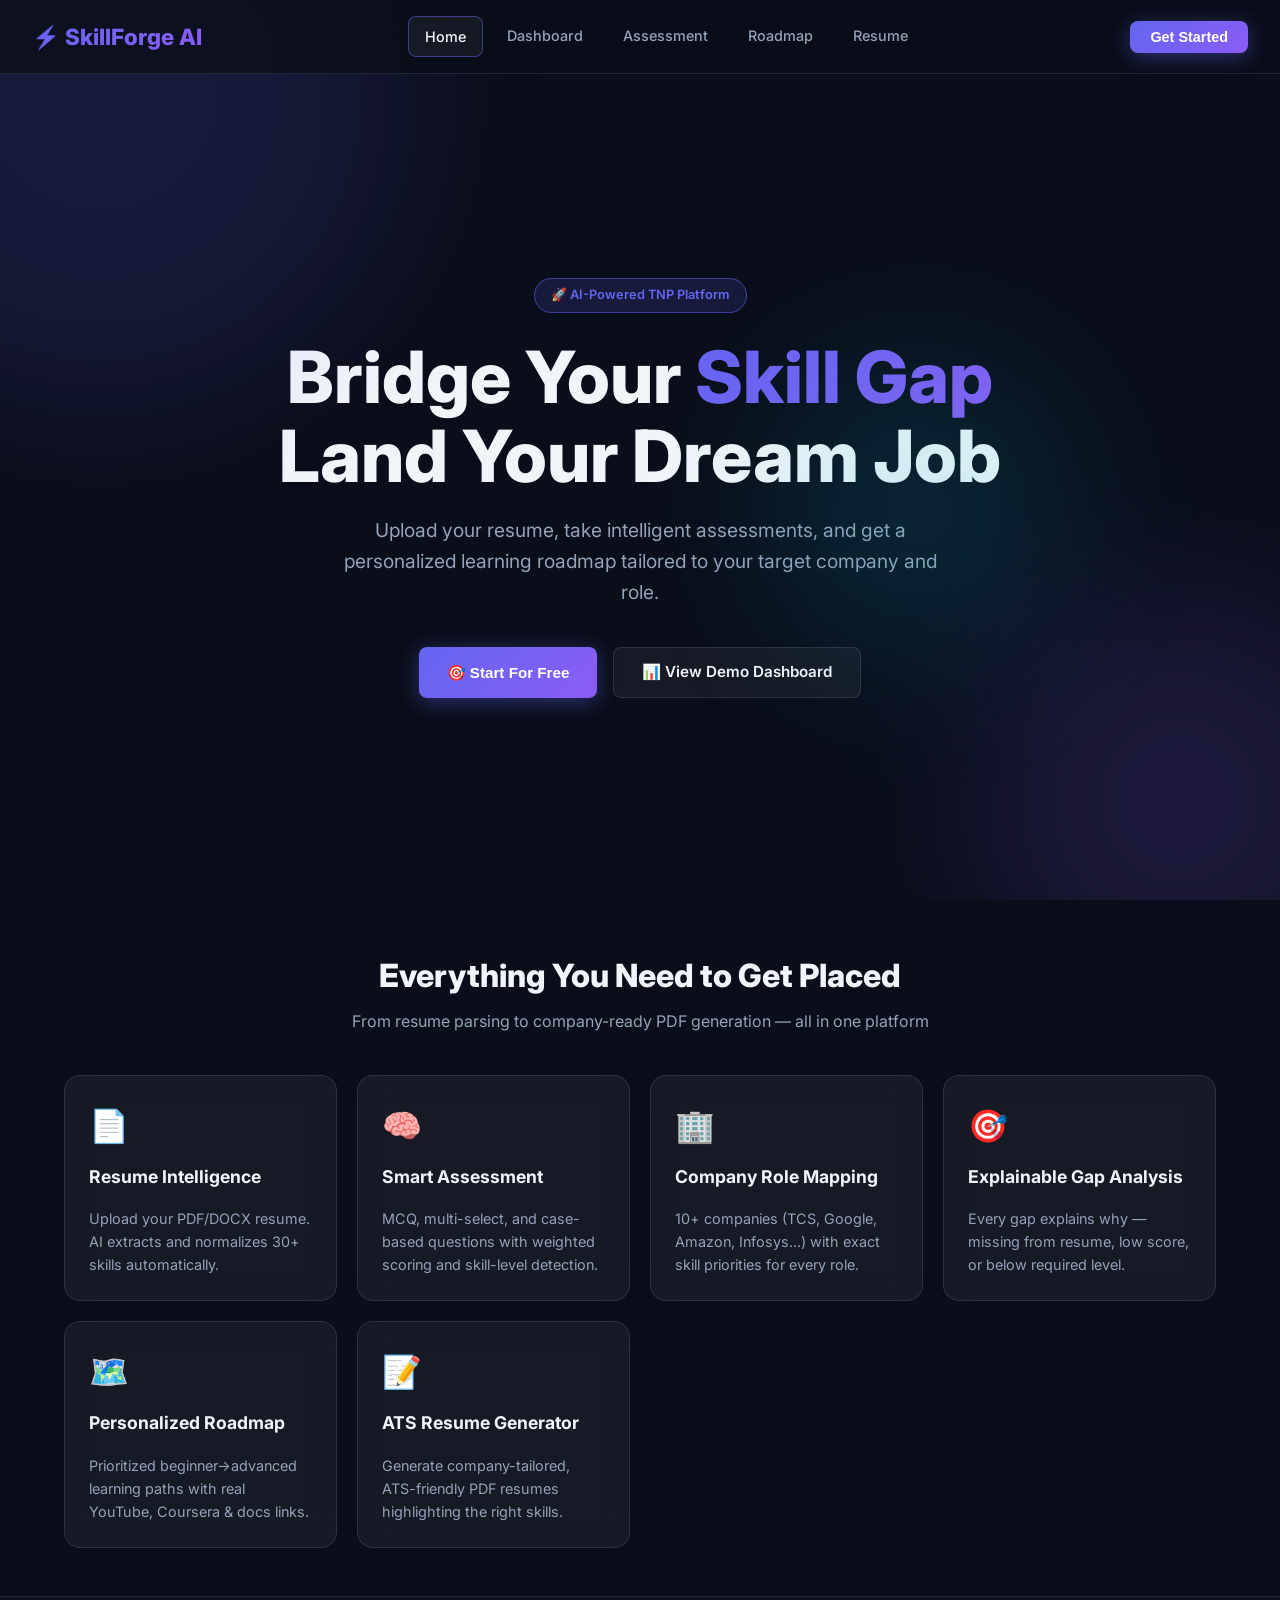
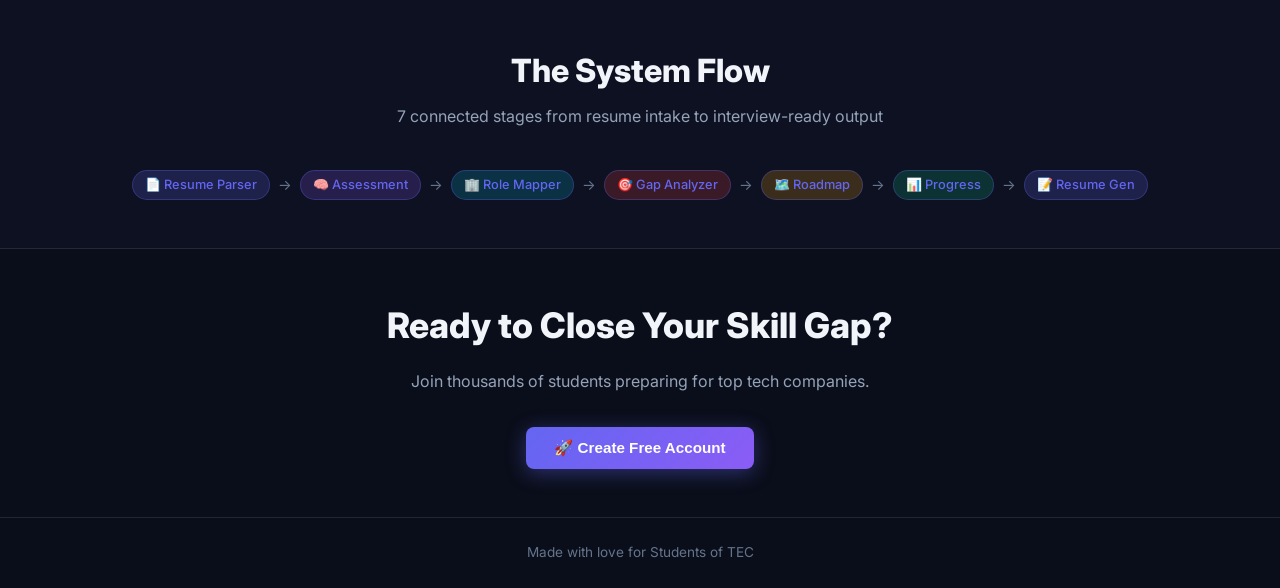
<file: frontend/index.html>
<!DOCTYPE html>
<html lang="en">

<head>
  <meta charset="UTF-8" />
  <meta name="viewport" content="width=device-width, initial-scale=1.0" />
  <title>SkillForge AI — Personalized Skill Gap Analyzer</title>
  <meta name="description"
    content="AI-powered skill gap analyzer for students targeting top companies. Upload your resume, take assessments, get roadmaps." />
  <link rel="stylesheet" href="assets/style.css" />
  <link rel="icon" type="image/svg+xml"
    href="data:image/svg+xml,<svg xmlns='http://www.w3.org/2000/svg' viewBox='0 0 24 24'><text y='20' font-size='20'>🎯</text></svg>" />
</head>

<body>

  <div class="bg-orbs">
    <div class="orb orb-1"></div>
    <div class="orb orb-2"></div>
    <div class="orb orb-3"></div>
  </div>

  <!-- Navbar -->
  <nav class="navbar">
    <div class="logo">⚡ SkillForge AI</div>
    <div class="nav-links">
      <a class="nav-link active" href="/">Home</a>
      <a class="nav-link" href="/dashboard">Dashboard</a>
      <a class="nav-link" href="/assessment">Assessment</a>
      <a class="nav-link" href="/roadmap">Roadmap</a>
      <a class="nav-link" href="/resume">Resume</a>
    </div>
    <div>
      <button class="btn btn-primary" id="open-auth" style="padding: 8px 20px; font-size: 0.9rem;">Get Started</button>
      <a class="btn btn-secondary" id="nav-dashboard" href="/dashboard"
        style="padding: 8px 20px; font-size: 0.9rem; display:none;">Go to Dashboard</a>
      <button class="btn btn-secondary" id="nav-logout"
        style="padding: 8px 20px; font-size: 0.9rem; display:none;">Logout</button>
    </div>
  </nav>

  <!-- Hero -->
  <section class="hero">
    <div style="max-width: 800px;">
      <div class="hero-badge">🚀 AI-Powered TNP Platform</div>
      <h1>Bridge Your <span>Skill Gap</span><br />Land Your Dream Job</h1>
      <p>Upload your resume, take intelligent assessments, and get a personalized learning roadmap tailored to your
        target company and role.</p>
      <div class="hero-cta">
        <button class="btn btn-primary" id="hero-signup">
          🎯 Start For Free
        </button>
        <a href="/dashboard" class="btn btn-primary" id="hero-dashboard" style="display:none;">📊 Continue to
          Dashboard</a>
        <a href="/dashboard" class="btn btn-secondary">📊 View Demo Dashboard</a>
      </div>
    </div>
  </section>

  <!-- Features -->
  <section class="section">
    <div class="container">
      <div class="section-header">
        <h2>Everything You Need to Get Placed</h2>
        <p>From resume parsing to company-ready PDF generation — all in one platform</p>
      </div>
      <div class="grid-3">
        <div class="card slide-up">
          <div style="font-size:2rem;margin-bottom:12px">📄</div>
          <div class="card-title">Resume Intelligence</div>
          <p style="color:var(--text-secondary);font-size:0.9rem">Upload your PDF/DOCX resume. AI extracts and
            normalizes 30+ skills automatically.</p>
        </div>
        <div class="card slide-up" style="animation-delay:0.1s">
          <div style="font-size:2rem;margin-bottom:12px">🧠</div>
          <div class="card-title">Smart Assessment</div>
          <p style="color:var(--text-secondary);font-size:0.9rem">MCQ, multi-select, and case-based questions with
            weighted scoring and skill-level detection.</p>
        </div>
        <div class="card slide-up" style="animation-delay:0.2s">
          <div style="font-size:2rem;margin-bottom:12px">🏢</div>
          <div class="card-title">Company Role Mapping</div>
          <p style="color:var(--text-secondary);font-size:0.9rem">10+ companies (TCS, Google, Amazon, Infosys...) with
            exact skill priorities for every role.</p>
        </div>
        <div class="card slide-up" style="animation-delay:0.3s">
          <div style="font-size:2rem;margin-bottom:12px">🎯</div>
          <div class="card-title">Explainable Gap Analysis</div>
          <p style="color:var(--text-secondary);font-size:0.9rem">Every gap explains why — missing from resume, low
            score, or below required level.</p>
        </div>
        <div class="card slide-up" style="animation-delay:0.4s">
          <div style="font-size:2rem;margin-bottom:12px">🗺️</div>
          <div class="card-title">Personalized Roadmap</div>
          <p style="color:var(--text-secondary);font-size:0.9rem">Prioritized beginner→advanced learning paths with real
            YouTube, Coursera & docs links.</p>
        </div>
        <div class="card slide-up" style="animation-delay:0.5s">
          <div style="font-size:2rem;margin-bottom:12px">📝</div>
          <div class="card-title">ATS Resume Generator</div>
          <p style="color:var(--text-secondary);font-size:0.9rem">Generate company-tailored, ATS-friendly PDF resumes
            highlighting the right skills.</p>
        </div>
      </div>
    </div>
  </section>

  <!-- How it works -->
  <section class="section"
    style="background: rgba(99,102,241,0.03); border-top: 1px solid var(--border); border-bottom: 1px solid var(--border)">
    <div class="container">
      <div class="section-header">
        <h2>The System Flow</h2>
        <p>7 connected stages from resume intake to interview-ready output</p>
      </div>
      <div
        style="display:flex; gap:8px; align-items:center; justify-content:center; flex-wrap:wrap; font-size:0.9rem; color: var(--text-secondary)">
        <span class="skill-tag" style="background:rgba(99,102,241,0.2)">📄 Resume Parser</span>
        <span style="color:var(--text-muted)">→</span>
        <span class="skill-tag" style="background:rgba(139,92,246,0.2)">🧠 Assessment</span>
        <span style="color:var(--text-muted)">→</span>
        <span class="skill-tag" style="background:rgba(6,182,212,0.2)">🏢 Role Mapper</span>
        <span style="color:var(--text-muted)">→</span>
        <span class="skill-tag" style="background:rgba(239,68,68,0.2)">🎯 Gap Analyzer</span>
        <span style="color:var(--text-muted)">→</span>
        <span class="skill-tag" style="background:rgba(245,158,11,0.2)">🗺️ Roadmap</span>
        <span style="color:var(--text-muted)">→</span>
        <span class="skill-tag" style="background:rgba(16,185,129,0.2)">📊 Progress</span>
        <span style="color:var(--text-muted)">→</span>
        <span class="skill-tag" style="background:rgba(99,102,241,0.2)">📝 Resume Gen</span>
      </div>
    </div>
  </section>

  <!-- CTA -->
  <section class="section">
    <div class="container" style="text-align:center">
      <h2 style="font-size:2.2rem;font-weight:800;margin-bottom:16px">Ready to Close Your Skill Gap?</h2>
      <p style="color:var(--text-secondary);margin-bottom:32px">Join thousands of students preparing for top tech
        companies.</p>
      <button class="btn btn-primary" onclick="openModal('register')">🚀 Create Free Account</button>
    </div>
  </section>

  <footer>
    <p>Made with love for Students of TEC</p>
  </footer>

  <!-- Auth Modal -->
  <div class="modal-overlay" id="auth-modal">
    <div class="modal">
      <div class="modal-header">
        <h2>⚡ SkillForge AI</h2>
        <button class="modal-close" onclick="closeModal()">✕</button>
      </div>
      <div class="modal-tabs">
        <div class="modal-tab active" id="tab-login" onclick="switchTab('login')">Sign In</div>
        <div class="modal-tab" id="tab-register" onclick="switchTab('register')">Register</div>
      </div>

      <div id="alert-area"></div>

      <!-- Login Form -->
      <div id="form-login">
        <div class="form-group">
          <label class="form-label">Student ID (Username)</label>
          <input class="form-input" type="text" id="login-username" placeholder="22CS101" />
        </div>
        <div class="form-group">
          <label class="form-label">Password</label>
          <input class="form-input" type="password" id="login-password" placeholder="••••••••" />
        </div>
        <button type="button" id="login-submit" class="btn btn-primary" style="width:100%" onclick="handleLogin()">Sign
          In</button>
      </div>

      <!-- Register Form -->
      <div id="form-register" style="display:none">
        <div class="form-group">
          <label class="form-label">Full Name</label>
          <input class="form-input" type="text" id="reg-name" placeholder="Rahul Sharma" />
        </div>
        <div class="form-group">
          <label class="form-label">Email</label>
          <input class="form-input" type="email" id="reg-email" placeholder="student@example.com" />
        </div>
        <div class="form-group">
          <label class="form-label">College Student ID (Used as Username)</label>
          <input class="form-input" type="text" id="reg-student-id" placeholder="22CS101" />
        </div>
        <div class="form-group">
          <label class="form-label">Password</label>
          <input class="form-input" type="password" id="reg-password" placeholder="min 6 characters" />
        </div>
        <div class="form-group">
          <label class="form-label">Target Role</label>
          <select class="form-select" id="reg-role">
            <option value="">Select role...</option>
            <option>AI Engineer</option>
            <option>Data Scientist</option>
            <option>Data Analyst</option>
            <option>Web Developer</option>
            <option>Full Stack Developer</option>
            <option>Java Backend Developer</option>
            <option>Cloud Engineer</option>
            <option>DevOps Engineer</option>
            <option>Cybersecurity Analyst</option>
            <option>Mobile App Developer</option>
          </select>
        </div>
        <button type="button" id="register-submit" class="btn btn-primary" style="width:100%"
          onclick="handleRegister()">Create Account</button>
      </div>
    </div>
  </div>

  <script src="assets/app.js"></script>
</body>

</html>
</file>
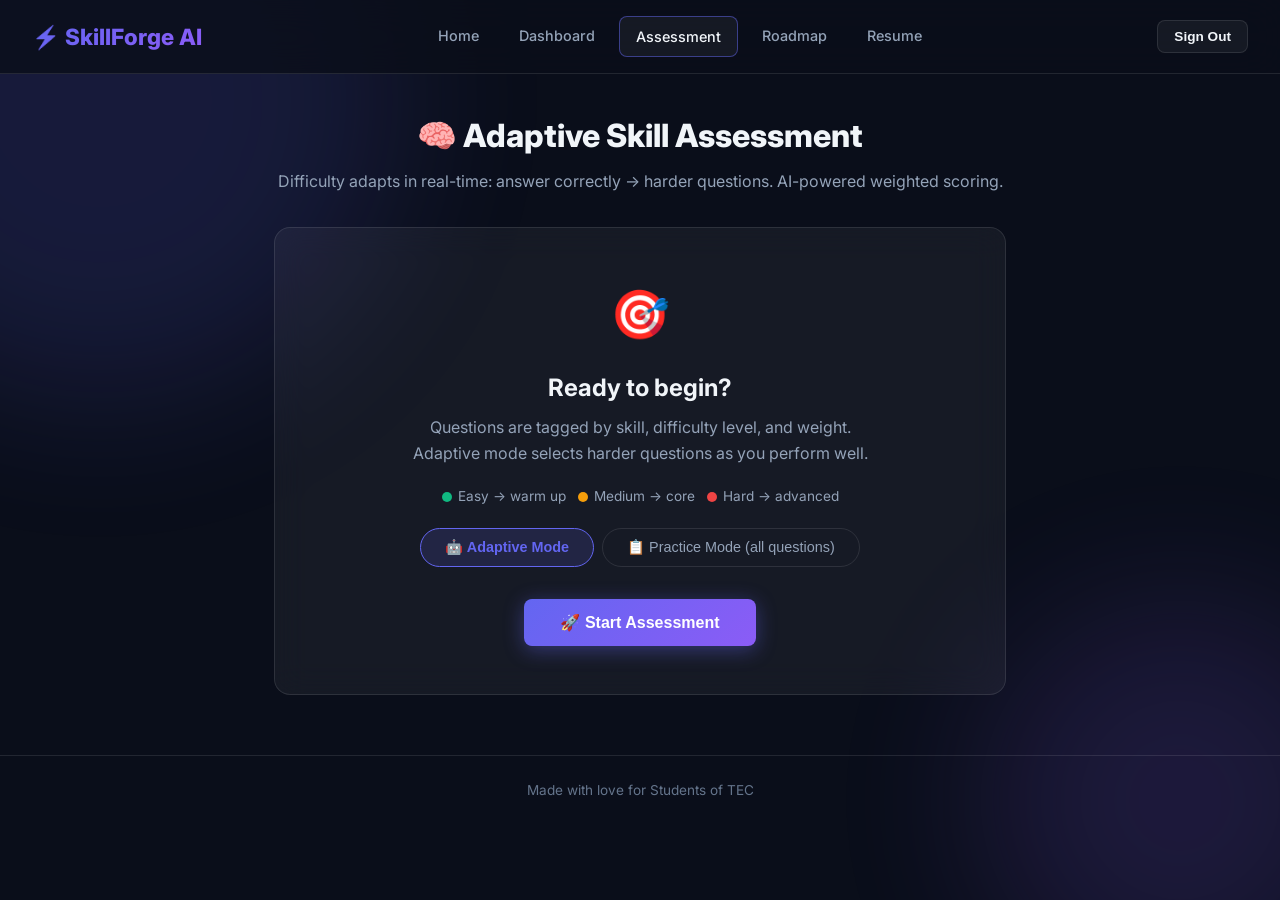
<file: frontend/assessment.html>
<!DOCTYPE html>
<html lang="en">

<head>
  <meta charset="UTF-8" />
  <meta name="viewport" content="width=device-width, initial-scale=1.0" />
  <title>Assessment — SkillForge AI</title>
  <meta name="description" content="Adaptive AI-powered skill assessment — difficulty adjusts based on your answers." />
  <link rel="stylesheet" href="assets/style.css" />
  <style>
    .difficulty-badge {
      display: inline-flex;
      align-items: center;
      gap: 6px;
      padding: 4px 12px;
      border-radius: 20px;
      font-size: 0.75rem;
      font-weight: 700;
      letter-spacing: .05em;
    }

    .diff-easy {
      background: rgba(16, 185, 129, .15);
      color: #10b981;
    }

    .diff-medium {
      background: rgba(245, 158, 11, .15);
      color: #f59e0b;
    }

    .diff-hard {
      background: rgba(239, 68, 68, .15);
      color: #ef4444;
    }

    .mcq-option {
      width: 100%;
      text-align: left;
      padding: 13px 18px;
      border: 1.5px solid var(--border);
      border-radius: 10px;
      background: transparent;
      color: var(--text-primary);
      cursor: pointer;
      margin-bottom: 10px;
      font-size: 0.95rem;
      transition: all .2s;
    }

    .mcq-option:hover {
      border-color: var(--accent-primary);
      background: rgba(99, 102, 241, .08);
    }

    .mcq-option.selected {
      border-color: var(--accent-primary);
      background: rgba(99, 102, 241, .15);
      font-weight: 600;
    }

    .mcq-option.correct {
      border-color: #10b981 !important;
      background: rgba(16, 185, 129, .15) !important;
    }

    .mcq-option.wrong {
      border-color: #ef4444 !important;
      background: rgba(239, 68, 68, .1) !important;
    }

    .adaptive-bar {
      height: 8px;
      border-radius: 4px;
      background: var(--border);
      overflow: hidden;
    }

    .adaptive-fill {
      height: 100%;
      border-radius: 4px;
      transition: width .5s ease;
      background: linear-gradient(90deg, var(--accent-primary), var(--accent-secondary));
    }

    .feedback-box {
      padding: 14px 18px;
      border-radius: 10px;
      margin-top: 16px;
      font-size: 0.9rem;
      animation: fadeIn .3s ease;
    }

    .feedback-correct {
      background: rgba(16, 185, 129, .12);
      border: 1px solid rgba(16, 185, 129, .3);
      color: #10b981;
    }

    .feedback-wrong {
      background: rgba(239, 68, 68, .1);
      border: 1px solid rgba(239, 68, 68, .25);
      color: #ef4444;
    }

    @keyframes fadeIn {
      from {
        opacity: 0;
        transform: translateY(4px)
      }

      to {
        opacity: 1;
        transform: translateY(0)
      }
    }

    .skill-result-card {
      background: rgba(255, 255, 255, .04);
      border: 1px solid var(--border);
      border-radius: 16px;
      padding: 20px;
      text-align: center;
    }

    .mode-toggle {
      display: flex;
      gap: 8px;
      margin-bottom: 24px;
      justify-content: center;
    }

    .mode-btn {
      padding: 10px 24px;
      border-radius: 50px;
      border: 1.5px solid var(--border);
      background: transparent;
      color: var(--text-secondary);
      cursor: pointer;
      font-size: .9rem;
      transition: all .2s;
    }

    .mode-btn.active {
      border-color: var(--accent-primary);
      background: rgba(99, 102, 241, .15);
      color: var(--accent-primary);
      font-weight: 700;
    }
  </style>
</head>

<body>
  <div class="bg-orbs">
    <div class="orb orb-1"></div>
    <div class="orb orb-2"></div>
  </div>

  <nav class="navbar">
    <div class="logo">⚡ SkillForge AI</div>
    <div class="nav-links">
      <a class="nav-link" href="/">Home</a>
      <a class="nav-link" href="/dashboard">Dashboard</a>
      <a class="nav-link active" href="/assessment">Assessment</a>
      <a class="nav-link" href="/roadmap">Roadmap</a>
      <a class="nav-link" href="/resume">Resume</a>
    </div>
    <button class="btn btn-secondary" onclick="logout()" style="padding:8px 16px;font-size:0.85rem">Sign Out</button>
  </nav>

  <div class="container" style="padding-top:36px;padding-bottom:60px;max-width:780px">

    <div style="text-align:center;margin-bottom:32px">
      <h1 style="font-size:2rem;font-weight:800;margin-bottom:8px">🧠 Adaptive Skill Assessment</h1>
      <p style="color:var(--text-secondary)">Difficulty adapts in real-time: answer correctly → harder questions.
        AI-powered weighted scoring.</p>
    </div>

    <div id="alert-area" style="margin-bottom:16px"></div>

    <!-- Start screen -->
    <div id="start-screen" class="card" style="text-align:center;padding:48px">
      <div style="font-size:3rem;margin-bottom:16px">🎯</div>
      <h2 id="start-role-label" style="margin-bottom:8px">Ready to begin?</h2>
      <p style="color:var(--text-secondary);margin-bottom:8px">
        Questions are tagged by skill, difficulty level, and weight.<br />
        Adaptive mode selects harder questions as you perform well.
      </p>
      <div style="display:flex;gap:12px;justify-content:center;align-items:center;margin:20px 0 8px;flex-wrap:wrap">
        <div style="display:flex;align-items:center;gap:6px;font-size:.85rem;color:var(--text-secondary)">
          <span style="width:10px;height:10px;border-radius:50%;background:#10b981;display:inline-block"></span> Easy →
          warm up
        </div>
        <div style="display:flex;align-items:center;gap:6px;font-size:.85rem;color:var(--text-secondary)">
          <span style="width:10px;height:10px;border-radius:50%;background:#f59e0b;display:inline-block"></span> Medium
          → core
        </div>
        <div style="display:flex;align-items:center;gap:6px;font-size:.85rem;color:var(--text-secondary)">
          <span style="width:10px;height:10px;border-radius:50%;background:#ef4444;display:inline-block"></span> Hard →
          advanced
        </div>
      </div>
      <div class="mode-toggle" style="margin-top:20px">
        <button class="mode-btn active" id="btn-adaptive" onclick="setMode('adaptive')">🤖 Adaptive Mode</button>
        <button class="mode-btn" id="btn-batch" onclick="setMode('batch')">📋 Practice Mode (all questions)</button>
      </div>
      <button class="btn btn-primary" onclick="startAssessment()"
        style="margin-top:8px;padding:14px 36px;font-size:1rem">🚀 Start Assessment</button>
    </div>

    <!-- Adaptive quiz screen -->
    <div id="quiz-screen" style="display:none">
      <!-- Progress header -->
      <div
        style="display:flex;align-items:center;justify-content:space-between;margin-bottom:12px;flex-wrap:wrap;gap:8px">
        <span style="color:var(--text-secondary);font-size:.9rem" id="q-counter">Question 1 of ?</span>
        <div style="display:flex;gap:8px;align-items:center">
          <span id="q-skill-tag" class="skill-tag"></span>
          <span id="q-diff-badge" class="difficulty-badge diff-medium">MEDIUM</span>
        </div>
      </div>
      <div class="adaptive-bar" style="margin-bottom:24px">
        <div class="adaptive-fill" id="q-progress" style="width:0%"></div>
      </div>

      <!-- Question card -->
      <div class="card" id="question-card">
        <div style="display:flex;gap:8px;margin-bottom:8px;flex-wrap:wrap">
          <span id="q-type-label"
            style="font-size:.75rem;color:var(--text-muted);background:rgba(255,255,255,.05);padding:3px 10px;border-radius:20px"></span>
          <span id="q-weight-label"
            style="font-size:.75rem;color:var(--text-muted);background:rgba(255,255,255,.05);padding:3px 10px;border-radius:20px"></span>
        </div>
        <p id="q-prompt" style="font-size:1.1rem;font-weight:600;margin-bottom:20px;line-height:1.6"></p>
        <div id="q-options"></div>
        <div id="feedback-area"></div>
        <div style="display:flex;justify-content:space-between;margin-top:20px">
          <div></div>
          <button class="btn btn-primary" id="next-btn" onclick="submitAdaptiveAnswer()" style="min-width:140px">Submit
            Answer →</button>
        </div>
      </div>
    </div>

    <!-- Batch quiz screen (practice mode) -->
    <div id="batch-quiz-screen" style="display:none">
      <div
        style="display:flex;align-items:center;justify-content:space-between;margin-bottom:12px;flex-wrap:wrap;gap:8px">
        <span style="color:var(--text-secondary);font-size:.9rem" id="bq-counter">Question 1 of N</span>
        <div style="display:flex;gap:8px;align-items:center">
          <span id="bq-skill-tag" class="skill-tag"></span>
          <span id="bq-diff-tag" class="difficulty-badge diff-medium"></span>
        </div>
      </div>
      <div class="adaptive-bar" style="margin-bottom:24px">
        <div class="adaptive-fill" id="bq-progress" style="width:0%"></div>
      </div>
      <div class="card">
        <div style="display:flex;gap:8px;margin-bottom:8px">
          <span id="bq-type-label"
            style="font-size:.75rem;color:var(--text-muted);background:rgba(255,255,255,.05);padding:3px 10px;border-radius:20px"></span>
          <span id="bq-weight-label"
            style="font-size:.75rem;color:var(--text-muted);background:rgba(255,255,255,.05);padding:3px 10px;border-radius:20px"></span>
        </div>
        <p id="bq-prompt" style="font-size:1.1rem;font-weight:600;margin-bottom:20px;line-height:1.6"></p>
        <div id="bq-options"></div>
        <div style="display:flex;justify-content:space-between;margin-top:20px">
          <button class="btn btn-secondary" id="bprev-btn" onclick="bPrevQuestion()">← Back</button>
          <button class="btn btn-primary" id="bnext-btn" onclick="bNextQuestion()">Next →</button>
        </div>
      </div>
    </div>

    <!-- Results screen -->
    <div id="result-screen" style="display:none">
      <div class="card" style="text-align:center;padding:40px;margin-bottom:24px">
        <div style="font-size:3rem;margin-bottom:12px">🎉</div>
        <h2 style="font-size:2rem;font-weight:800;margin-bottom:8px">Assessment Complete!</h2>
        <div style="font-size:3rem;font-weight:900;color:var(--accent-primary);margin:12px 0" id="overall-score">—</div>
        <p style="color:var(--text-secondary)">Overall Score</p>
        <p style="color:var(--text-muted);font-size:.85rem;margin-top:8px" id="q-count-label"></p>
      </div>

      <div id="skill-results" class="grid-2" style="margin-bottom:24px"></div>

      <div style="display:flex;gap:12px;justify-content:center;flex-wrap:wrap">
        <a href="/dashboard" class="btn btn-primary">📊 View Dashboard →</a>
        <a href="/roadmap" class="btn btn-secondary">🗺️ See My Roadmap →</a>
        <button class="btn btn-secondary" onclick="retakeAssessment()">🔄 Retake</button>
      </div>
    </div>

  </div>

  <footer>
    <p>Made with love for Students of TEC</p>
  </footer>
  <script src="assets/app.js"></script>
  <script>
    // ── State ──────────────────────────────────────────────────────────────────
    let mode = 'adaptive';
    let currentQuestion = null;
    let questionAnswered = false;

    // Batch mode state
    let batchQuestions = [];
    let batchIndex = 0;
    const batchAnswers = {};

    const DIFF_CLASS = { easy: 'diff-easy', medium: 'diff-medium', hard: 'diff-hard' };
    const TYPE_LABELS = { single_mcq: 'Single correct', multi_mcq: 'Multiple correct — select all that apply', case_based: 'Case-based scenario' };

    function setMode(m) {
      mode = m;
      document.getElementById('btn-adaptive').classList.toggle('active', m === 'adaptive');
      document.getElementById('btn-batch').classList.toggle('active', m === 'batch');
    }

    async function startAssessment() {
      clearAlert();
      if (mode === 'adaptive') await startAdaptive();
      else await startBatch();
    }

    // ═══════════════════════════════════════════════════════════════════
    // ADAPTIVE MODE
    // ═══════════════════════════════════════════════════════════════════

    async function startAdaptive() {
      showAlert('info', '⏳ Starting adaptive assessment...');
      try {
        const data = await apiFetch('/api/assessment/adaptive/start', 'POST', {});
        clearAlert();
        if (data.done) { renderResults(data); return; }
        document.getElementById('start-screen').style.display = 'none';
        document.getElementById('quiz-screen').style.display = 'block';
        renderAdaptiveQuestion(data);
      } catch (e) {
        showAlert('error', '❌ ' + (e.message || 'Could not start. Please log in and set a target role.'));
      }
    }

    function renderAdaptiveQuestion(data) {
      questionAnswered = false;
      const q = data.question || data;
      currentQuestion = q;
      const prog = data.progress || {};

      document.getElementById('q-counter').textContent =
        `Question ${(prog.answered || 0) + 1} of ${prog.total || '?'}`;
      document.getElementById('q-progress').style.width = (prog.percent || 0) + '%';
      document.getElementById('q-skill-tag').textContent = q.skill || '';

      const diff = q.difficulty || 'medium';
      const diffBadge = document.getElementById('q-diff-badge');
      diffBadge.textContent = diff.toUpperCase();
      diffBadge.className = 'difficulty-badge ' + (DIFF_CLASS[diff] || 'diff-medium');

      const typeMap = TYPE_LABELS;
      document.getElementById('q-type-label').textContent = typeMap[q.type] || q.type;
      document.getElementById('q-weight-label').textContent = `⚖️ Weight: ${q.weight || 1}x`;
      document.getElementById('q-prompt').textContent = q.prompt;

      const container = document.getElementById('q-options');
      container.innerHTML = '';
      const isMulti = q.type === 'multi_mcq';
      const selected = [];

      (q.options || []).forEach((opt, idx) => {
        const btn = document.createElement('button');
        btn.className = 'mcq-option';
        btn.id = `opt-${idx}`;
        btn.textContent = `${String.fromCharCode(65 + idx)}. ${opt}`;
        btn.onclick = () => {
          if (questionAnswered) return;
          if (isMulti) {
            const pos = selected.indexOf(idx);
            if (pos === -1) { selected.push(idx); btn.classList.add('selected'); }
            else { selected.splice(pos, 1); btn.classList.remove('selected'); }
          } else {
            container.querySelectorAll('.mcq-option').forEach(b => b.classList.remove('selected'));
            selected.length = 0; selected.push(idx); btn.classList.add('selected');
          }
        };
        container.appendChild(btn);
      });

      document.getElementById('next-btn').textContent = 'Submit Answer →';
      document.getElementById('next-btn').disabled = false;
      document.getElementById('feedback-area').innerHTML = '';
      document.getElementById('next-btn').onclick = () => submitAdaptiveAnswer(q.id, selected, isMulti);
    }

    async function submitAdaptiveAnswer(qId, selected, isMulti) {
      if (!qId) return;
      const btn = document.getElementById('next-btn');
      btn.disabled = true;
      questionAnswered = true;

      try {
        const result = await apiFetch('/api/assessment/adaptive/answer', 'POST', {
          question_id: qId, selected: selected
        });

        // Show feedback
        const wasCorrect = result.correct;
        const correctIdxs = result.correct_answers || [];
        const opts = document.getElementById('q-options').querySelectorAll('.mcq-option');
        opts.forEach((b, i) => {
          b.onclick = null;
          if (correctIdxs.includes(i)) b.classList.add('correct');
          else if (selected.includes(i) && !correctIdxs.includes(i)) b.classList.add('wrong');
        });

        document.getElementById('feedback-area').innerHTML = `
      <div class="feedback-box ${wasCorrect ? 'feedback-correct' : 'feedback-wrong'}">
        ${wasCorrect ? '✅ Correct! Well done.' : `❌ Incorrect. Correct answer${correctIdxs.length > 1 ? 's' : ''}: ${correctIdxs.map(i => String.fromCharCode(65 + i)).join(', ')}`}
        ${wasCorrect ? '<br/><span style="font-size:.8rem;opacity:.8">Difficulty may increase →</span>' : '<br/><span style="font-size:.8rem;opacity:.8">Difficulty may decrease →</span>'}
      </div>`;

        if (result.done) {
          btn.textContent = 'View Results →';
          btn.disabled = false;
          btn.onclick = () => renderResults(result);
        } else if (result.next_question) {
          btn.textContent = 'Next Question →';
          btn.disabled = false;
          btn.onclick = () => renderAdaptiveQuestion(result.next_question);
        }
      } catch (e) {
        showAlert('error', '❌ ' + e.message);
        btn.disabled = false;
      }
    }

    // ═══════════════════════════════════════════════════════════════════
    // BATCH (PRACTICE) MODE
    // ═══════════════════════════════════════════════════════════════════

    async function startBatch() {
      showAlert('info', '⏳ Loading questions...');
      try {
        const data = await apiFetch('/api/assessment/start');
        batchQuestions = data.questions || [];
        clearAlert();
        if (!batchQuestions.length) { showAlert('error', '❌ No questions found.'); return; }
        batchIndex = 0;
        document.getElementById('start-screen').style.display = 'none';
        document.getElementById('batch-quiz-screen').style.display = 'block';
        renderBatchQuestion();
      } catch (e) {
        showAlert('error', '❌ ' + (e.message || 'Could not start. Please log in first.'));
      }
    }

    function renderBatchQuestion() {
      const q = batchQuestions[batchIndex];
      const total = batchQuestions.length;
      document.getElementById('bq-counter').textContent = `Question ${batchIndex + 1} of ${total}`;
      document.getElementById('bq-progress').style.width = `${((batchIndex + 1) / total) * 100}%`;
      document.getElementById('bq-skill-tag').textContent = q.skill || '';

      const diff = q.difficulty || 'medium';
      const tag = document.getElementById('bq-diff-tag');
      tag.textContent = diff.toUpperCase();
      tag.className = 'difficulty-badge ' + (DIFF_CLASS[diff] || 'diff-medium');

      document.getElementById('bq-type-label').textContent = TYPE_LABELS[q.type] || q.type;
      document.getElementById('bq-weight-label').textContent = `⚖️ Weight: ${q.weight || 1}x`;
      document.getElementById('bq-prompt').textContent = q.prompt;

      const container = document.getElementById('bq-options');
      container.innerHTML = '';
      const isMulti = q.type === 'multi_mcq';
      const sel = batchAnswers[q.id] || [];

      (q.options || []).forEach((opt, idx) => {
        const btn = document.createElement('button');
        btn.className = 'mcq-option' + (sel.includes(idx) ? ' selected' : '');
        btn.textContent = `${String.fromCharCode(65 + idx)}. ${opt}`;
        btn.onclick = () => {
          if (!batchAnswers[q.id]) batchAnswers[q.id] = [];
          if (isMulti) {
            const p = batchAnswers[q.id].indexOf(idx);
            if (p === -1) batchAnswers[q.id].push(idx); else batchAnswers[q.id].splice(p, 1);
          } else { batchAnswers[q.id] = [idx]; }
          renderBatchQuestion();
        };
        container.appendChild(btn);
      });

      document.getElementById('bprev-btn').disabled = batchIndex === 0;
      document.getElementById('bnext-btn').textContent = batchIndex === total - 1 ? '✅ Submit All' : 'Next →';
    }

    function bPrevQuestion() { if (batchIndex > 0) { batchIndex--; renderBatchQuestion(); } }

    async function bNextQuestion() {
      if (batchIndex < batchQuestions.length - 1) { batchIndex++; renderBatchQuestion(); }
      else {
        showAlert('info', '⏳ Scoring...');
        try {
          const result = await apiFetch('/api/assessment/evaluate', 'POST', batchAnswers);
          clearAlert();
          document.getElementById('batch-quiz-screen').style.display = 'none';
          renderResults(result);
        } catch (e) { showAlert('error', '❌ ' + e.message); }
      }
    }

    // ═══════════════════════════════════════════════════════════════════
    // RESULTS
    // ═══════════════════════════════════════════════════════════════════

    function renderResults(result) {
      document.getElementById('quiz-screen').style.display = 'none';
      document.getElementById('batch-quiz-screen').style.display = 'none';
      document.getElementById('result-screen').style.display = 'block';
      document.getElementById('overall-score').textContent = (result.overall_score || 0) + '%';
      if (result.total_questions) {
        document.getElementById('q-count-label').textContent =
          `Answered ${result.total_questions} questions across ${Object.keys(result.skill_scores || {}).length} skills`;
      }
      const container = document.getElementById('skill-results');
      const scores = result.skill_scores || {};
      container.innerHTML = Object.entries(scores).map(([skill, data]) => {
        const score = data.score;
        const level = data.level;
        const colorMap = { Advanced: '#10b981', Intermediate: '#f59e0b', Beginner: '#6366f1', Novice: '#ef4444' };
        const col = colorMap[level] || '#6366f1';
        return `<div class="skill-result-card">
      <div style="font-size:2rem;font-weight:900;color:${col}">${score}</div>
      <div style="font-weight:700;margin:6px 0;font-size:.95rem">${skill}</div>
      <span class="badge"style="background:${col}20;color:${col};padding:3px 12px;border-radius:20px;font-size:.78rem;font-weight:700">${level}</span>
      <div style="margin-top:10px">
        <div class="adaptive-bar" style="height:6px">
          <div class="adaptive-fill" style="width:${score}%;background:${col}"></div>
        </div>
      </div>
    </div>`;
      }).join('');
    }

    function retakeAssessment() {
      document.getElementById('result-screen').style.display = 'none';
      document.getElementById('start-screen').style.display = 'block';
      currentQuestion = null; batchIndex = 0; Object.keys(batchAnswers).forEach(k => delete batchAnswers[k]);
    }

    // ── Init ───────────────────────────────────────────────────────────────────
    (async () => {
      const user = await getProfile();
      if (user) {
        document.getElementById('start-role-label').textContent =
          `Assessment for: ${user.target_role || 'your target role'}`;
      }
    })();
  </script>
</body>

</html>
</file>
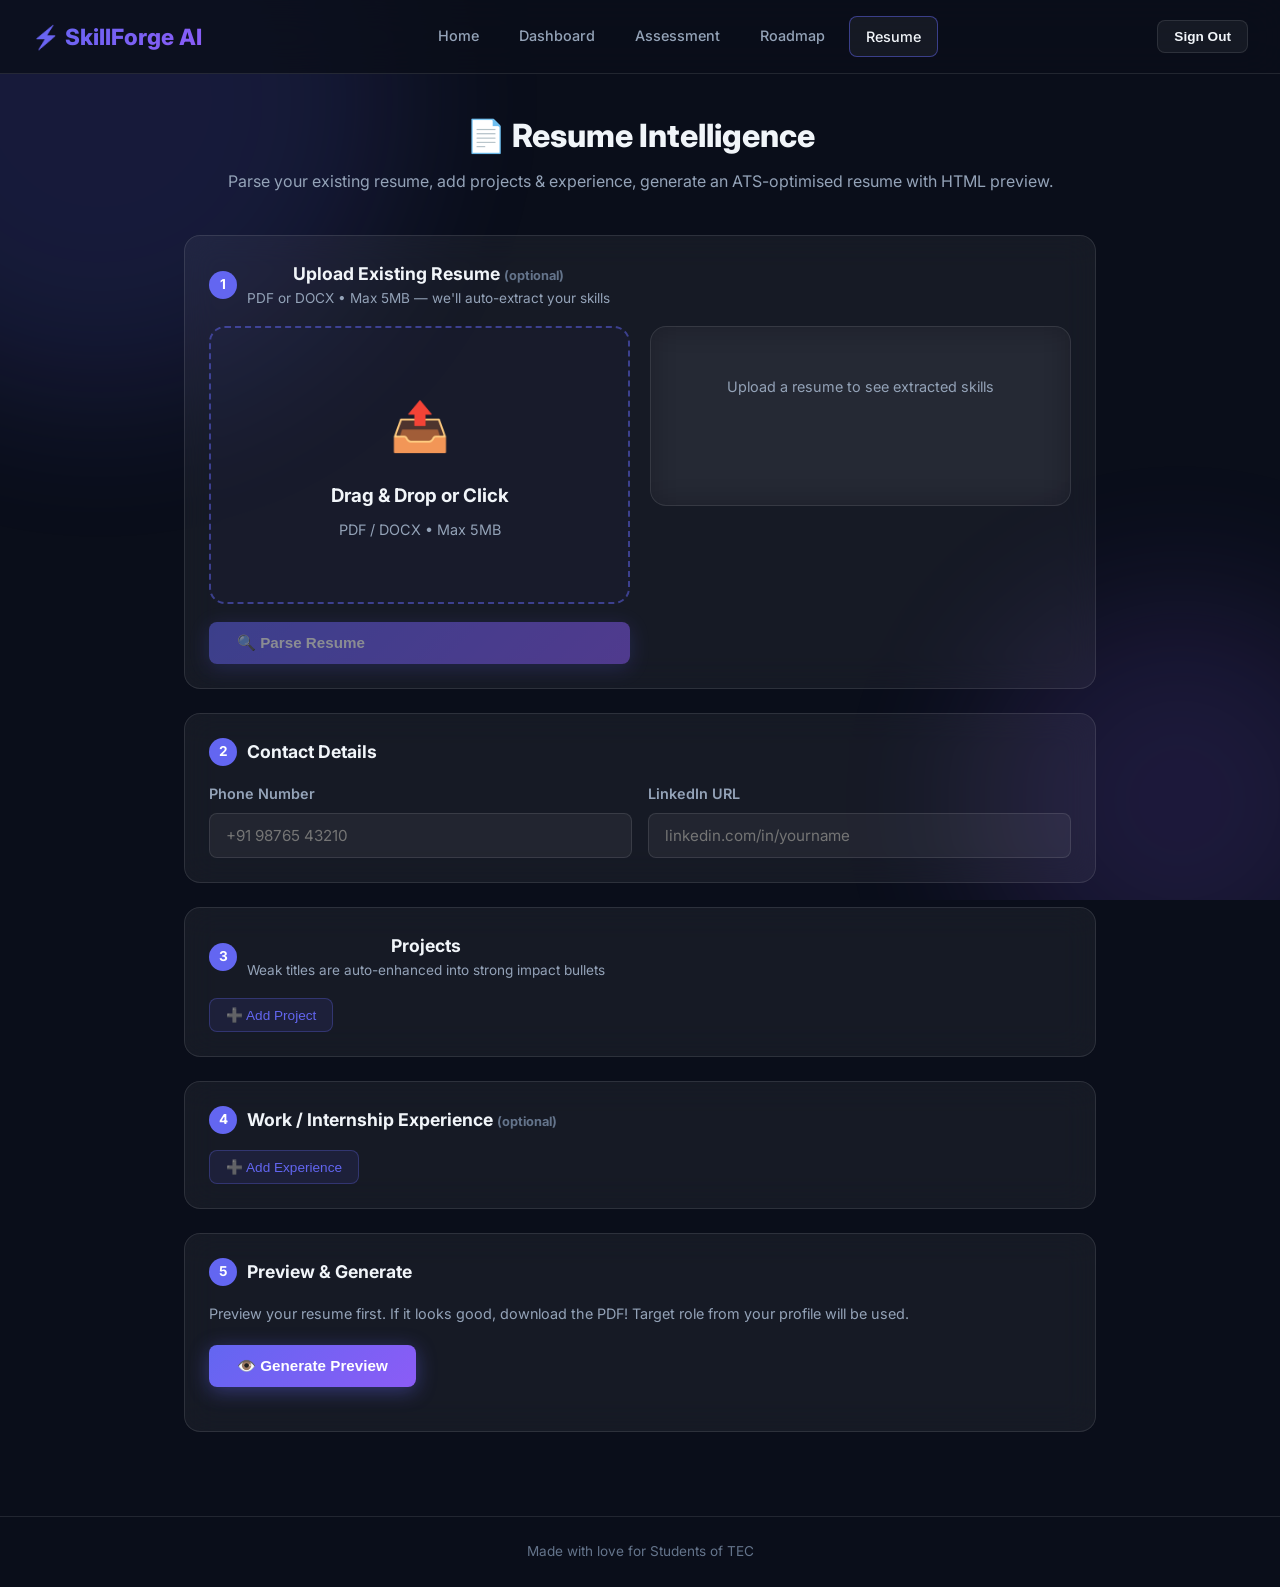
<file: frontend/resume.html>
<!DOCTYPE html>
<html lang="en">

<head>
  <meta charset="UTF-8" />
  <meta name="viewport" content="width=device-width, initial-scale=1.0" />
  <title>Resume Intelligence — SkillForge AI</title>
  <meta name="description" content="AI resume parser + ATS-ready professional resume generator with HTML preview." />
  <link rel="stylesheet" href="assets/style.css" />
  <style>
    .resume-preview {
      background: #fff;
      color: #1a1a2e;
      border-radius: 16px;
      padding: 36px 44px;
      max-width: 720px;
      margin: 0 auto;
      font-family: 'Georgia', serif;
      line-height: 1.6;
      box-shadow: 0 20px 60px rgba(0, 0, 0, .35);
    }

    .resume-preview h1 {
      font-size: 1.75rem;
      font-weight: 700;
      margin: 0 0 2px;
      color: #1a1a2e;
      text-align: center;
    }

    .resume-preview .rp-contact {
      text-align: center;
      font-size: .85rem;
      color: #555;
      margin-bottom: 16px;
    }

    .resume-preview .rp-divider {
      border: none;
      border-top: 2px solid #4361ee;
      margin: 10px 0;
    }

    .resume-preview .rp-thin {
      border: none;
      border-top: 1px solid #ddd;
      margin: 4px 0 10px;
    }

    .resume-preview .rp-section {
      font-size: .8rem;
      font-weight: 700;
      letter-spacing: .1em;
      color: #4361ee;
      margin: 14px 0 6px;
      text-transform: uppercase;
    }

    .resume-preview .rp-body {
      font-size: .85rem;
      color: #374151;
      margin-bottom: 6px;
    }

    .resume-preview .rp-bullet {
      font-size: .85rem;
      color: #374151;
      padding-left: 16px;
      margin-bottom: 4px;
      position: relative;
    }

    .resume-preview .rp-bullet::before {
      content: '•';
      position: absolute;
      left: 4px;
    }

    .resume-preview .rp-skill-row {
      display: flex;
      flex-wrap: wrap;
      gap: 6px;
      margin-bottom: 4px;
    }

    .resume-preview .rp-skill-pill {
      background: #eef2ff;
      color: #4361ee;
      border-radius: 20px;
      padding: 3px 12px;
      font-size: .78rem;
      font-weight: 600;
    }

    .resume-preview .rp-tool-pill {
      background: #f3f4f6;
      color: #374151;
      border-radius: 20px;
      padding: 3px 12px;
      font-size: .78rem;
    }

    .resume-preview .rp-job-title {
      font-weight: 700;
      font-size: .9rem;
      color: #1a1a2e;
    }

    .resume-preview .rp-job-meta {
      font-size: .8rem;
      color: #6b7280;
    }

    .resume-preview .rp-proj-name {
      font-weight: 700;
      font-size: .9rem;
      color: #1a1a2e;
    }

    .resume-preview .rp-proj-tech {
      font-size: .78rem;
      color: #4361ee;
      margin-left: 6px;
    }

    .input-row {
      display: flex;
      gap: 10px;
      align-items: start;
      margin-bottom: 12px;
    }

    .remove-btn {
      background: rgba(239, 68, 68, .15);
      border: 1px solid rgba(239, 68, 68, .3);
      color: #ef4444;
      border-radius: 8px;
      padding: 8px 12px;
      cursor: pointer;
      font-size: .8rem;
      white-space: nowrap;
      flex-shrink: 0;
      margin-top: 2px;
    }

    .remove-btn:hover {
      background: rgba(239, 68, 68, .25);
    }

    .add-btn {
      background: rgba(99, 102, 241, .1);
      border: 1px solid rgba(99, 102, 241, .3);
      color: var(--accent-primary);
      border-radius: 8px;
      padding: 8px 16px;
      cursor: pointer;
      font-size: .85rem;
      display: inline-flex;
      align-items: center;
      gap: 6px;
    }

    .step-badge {
      display: inline-flex;
      align-items: center;
      justify-content: center;
      width: 28px;
      height: 28px;
      border-radius: 50%;
      background: var(--accent-primary);
      color: #fff;
      font-weight: 700;
      font-size: .85rem;
      flex-shrink: 0;
    }

    .section-header {
      display: flex;
      align-items: center;
      gap: 10px;
      margin-bottom: 16px;
    }

    .ats-score-bar {
      height: 8px;
      border-radius: 4px;
      background: var(--border);
      overflow: hidden;
      margin-top: 6px;
    }

    .ats-score-fill {
      height: 100%;
      border-radius: 4px;
      background: linear-gradient(90deg, #10b981, #6366f1);
      transition: width .6s ease;
    }
  </style>
</head>

<body>
  <div class="bg-orbs">
    <div class="orb orb-1"></div>
    <div class="orb orb-2"></div>
  </div>

  <nav class="navbar">
    <div class="logo">⚡ SkillForge AI</div>
    <div class="nav-links">
      <a class="nav-link" href="/">Home</a>
      <a class="nav-link" href="/dashboard">Dashboard</a>
      <a class="nav-link" href="/assessment">Assessment</a>
      <a class="nav-link" href="/roadmap">Roadmap</a>
      <a class="nav-link active" href="/resume">Resume</a>
    </div>
    <button class="btn btn-secondary" onclick="logout()" style="padding:8px 16px;font-size:0.85rem">Sign Out</button>
  </nav>

  <div class="container" style="padding-top:36px;padding-bottom:60px;max-width:960px">
    <div style="text-align:center;margin-bottom:40px">
      <h1 style="font-size:2rem;font-weight:800;margin-bottom:8px">📄 Resume Intelligence</h1>
      <p style="color:var(--text-secondary)">Parse your existing resume, add projects & experience, generate an
        ATS-optimised resume with HTML preview.</p>
    </div>

    <div id="alert-area" style="margin-bottom:16px"></div>

    <!-- STEP 1: Upload -->
    <div class="card" style="margin-bottom:24px">
      <div class="section-header">
        <span class="step-badge">1</span>
        <div>
          <div class="card-title" style="margin-bottom:0">Upload Existing Resume <span
              style="color:var(--text-muted);font-size:.8rem">(optional)</span></div>
          <p style="color:var(--text-secondary);font-size:.85rem;margin:0">PDF or DOCX • Max 5MB — we'll auto-extract
            your skills</p>
        </div>
      </div>
      <div style="display:grid;grid-template-columns:1fr 1fr;gap:20px">
        <div>
          <div class="upload-zone" id="upload-zone" onclick="document.getElementById('file-input').click()"
            ondragover="onDragOver(event)" ondragleave="onDragLeave(event)" ondrop="onDrop(event)">
            <div class="upload-icon">📤</div>
            <h3>Drag & Drop or Click</h3>
            <p>PDF / DOCX • Max 5MB</p>
            <input type="file" id="file-input" accept=".pdf,.docx,.doc" style="display:none"
              onchange="onFileSelect(event)" />
          </div>
          <div id="file-name" style="margin-top:8px;color:var(--text-secondary);font-size:.85rem;text-align:center">
          </div>
          <button class="btn btn-primary" id="parse-btn" style="width:100%;margin-top:10px" onclick="parseResume()"
            disabled>
            🔍 Parse Resume
          </button>
        </div>
        <div>
          <div class="card" id="parse-results" style="min-height:180px;background:rgba(255,255,255,.02)">
            <p style="color:var(--text-secondary);text-align:center;padding:24px 0;font-size:.9rem">Upload a resume to
              see extracted skills</p>
          </div>
        </div>
      </div>
    </div>

    <!-- STEP 2: Contact Info -->
    <div class="card" style="margin-bottom:24px">
      <div class="section-header">
        <span class="step-badge">2</span>
        <div class="card-title" style="margin-bottom:0">Contact Details</div>
      </div>
      <div style="display:grid;grid-template-columns:1fr 1fr;gap:16px">
        <div>
          <label class="form-label">Phone Number</label>
          <input class="form-input" id="phone-input" placeholder="+91 98765 43210" />
        </div>
        <div>
          <label class="form-label">LinkedIn URL</label>
          <input class="form-input" id="linkedin-input" placeholder="linkedin.com/in/yourname" />
        </div>
      </div>
    </div>

    <!-- STEP 3: Projects -->
    <div class="card" style="margin-bottom:24px">
      <div class="section-header">
        <span class="step-badge">3</span>
        <div>
          <div class="card-title" style="margin-bottom:0">Projects</div>
          <p style="color:var(--text-secondary);font-size:.85rem;margin:0">Weak titles are auto-enhanced into strong
            impact bullets</p>
        </div>
      </div>
      <div id="projects-container"></div>
      <button class="add-btn" onclick="addProject()">➕ Add Project</button>
    </div>

    <!-- STEP 4: Experience -->
    <div class="card" style="margin-bottom:24px">
      <div class="section-header">
        <span class="step-badge">4</span>
        <div class="card-title" style="margin-bottom:0">Work / Internship Experience <span
            style="color:var(--text-muted);font-size:.8rem">(optional)</span></div>
      </div>
      <div id="experience-container"></div>
      <button class="add-btn" onclick="addExperience()">➕ Add Experience</button>
    </div>

    <!-- STEP 5: Generate + Preview -->
    <div class="card" style="margin-bottom:24px">
      <div class="section-header">
        <span class="step-badge">5</span>
        <div class="card-title" style="margin-bottom:0">Preview & Generate</div>
      </div>
      <p style="color:var(--text-secondary);font-size:.9rem;margin-bottom:20px">
        Preview your resume first. If it looks good, download the PDF! Target role from your profile will be used.
      </p>
      <div style="display:flex;gap:12px;flex-wrap:wrap;margin-bottom:20px">
        <button class="btn btn-primary" onclick="previewResume()" id="preview-btn">👁️ Generate Preview</button>
        <button class="btn btn-success" onclick="downloadResume()" id="gen-btn" style="display:none">📥 Download
          PDF</button>
        <button class="btn btn-secondary" onclick="previewResume()" id="regen-btn" style="display:none">🔄
          Regenerate</button>
      </div>
      <div id="gen-result"></div>
    </div>

    <!-- Resume Preview Panel -->
    <div id="preview-panel" style="display:none;margin-bottom:40px">
      <div
        style="display:flex;justify-content:space-between;align-items:center;margin-bottom:16px;flex-wrap:wrap;gap:12px">
        <h2 style="font-size:1.2rem;font-weight:700">📋 Resume Preview</h2>
        <div style="display:flex;gap:10px;align-items:center">
          <div style="font-size:.85rem;color:var(--text-secondary)">
            ATS Score: <span id="ats-score-label" style="font-weight:700;color:var(--accent-primary)">—</span>
          </div>
          <div style="width:100px">
            <div class="ats-score-bar">
              <div class="ats-score-fill" id="ats-score-bar" style="width:0%"></div>
            </div>
          </div>
        </div>
      </div>
      <div id="resume-preview-content" class="resume-preview"></div>
      <div style="text-align:center;margin-top:20px;display:flex;gap:12px;justify-content:center;flex-wrap:wrap">
        <button class="btn btn-success" onclick="downloadResume()" id="gen-btn2">📥 Download PDF</button>
        <button class="btn btn-secondary" onclick="previewResume()">🔄 Regenerate</button>
      </div>
    </div>

  </div>

  <footer>
    <p>Made with love for Students of TEC</p>
  </footer>
  <script src="assets/app.js"></script>
  <script>
    let selectedFile = null;
    let projectCount = 0;
    let expCount = 0;
    let lastResumeData = null;

    // ── File Upload ────────────────────────────────────────────────────────────
    function onDragOver(e) { e.preventDefault(); document.getElementById('upload-zone').classList.add('drag-over'); }
    function onDragLeave(e) { document.getElementById('upload-zone').classList.remove('drag-over'); }
    function onDrop(e) {
      e.preventDefault();
      document.getElementById('upload-zone').classList.remove('drag-over');
      const f = e.dataTransfer.files[0]; if (f) setFile(f);
    }
    function onFileSelect(e) { const f = e.target.files[0]; if (f) setFile(f); }
    function setFile(file) {
      selectedFile = file;
      document.getElementById('file-name').textContent = `📎 ${file.name} (${(file.size / 1024).toFixed(1)} KB)`;
      document.getElementById('parse-btn').disabled = false;
    }

    async function parseResume() {
      if (!selectedFile) return;
      const btn = document.getElementById('parse-btn');
      btn.disabled = true; btn.textContent = '⏳ Parsing...';
      const formData = new FormData();
      formData.append('file', selectedFile);
      try {
        const token = localStorage.getItem('skillforge_token');
        const resp = await fetch(`${API_BASE}/api/resume/parse`, {
          method: 'POST', headers: { Authorization: `Bearer ${token}` }, body: formData
        });
        const data = await resp.json();
        if (!resp.ok) throw new Error(data.detail || 'Parse error');
        renderParseResults(data);
        showAlert('success', `✅ Found ${data.skill_count} skills in your resume!`);
      } catch (e) { showAlert('error', '❌ ' + e.message); }
      btn.disabled = false; btn.textContent = '🔍 Parse Resume';
    }

    function renderParseResults(data) {
      document.getElementById('parse-results').innerHTML = `
    <div style="margin-bottom:12px">
      <div style="color:var(--text-muted);font-size:.75rem;margin-bottom:3px">NAME</div>
      <div style="font-weight:600">${data.name || '—'}</div>
    </div>
    <div style="margin-bottom:12px">
      <div style="color:var(--text-muted);font-size:.75rem;margin-bottom:3px">EMAIL</div>
      <div>${data.email || '—'}</div>
    </div>
    <div>
      <div style="color:var(--text-muted);font-size:.75rem;margin-bottom:6px">SKILLS (${data.skill_count})</div>
      <div class="skills-row">
        ${(data.normalized_skills || []).map(s => `<span class="skill-tag">${s}</span>`).join('') || '—'}
      </div>
    </div>`;
    }

    // ── Projects ───────────────────────────────────────────────────────────────
    function addProject() {
      const id = ++projectCount;
      const container = document.getElementById('projects-container');
      const div = document.createElement('div');
      div.id = `proj-${id}`;
      div.style.cssText = 'background:rgba(255,255,255,.03);border:1px solid var(--border);border-radius:12px;padding:16px;margin-bottom:12px';
      div.innerHTML = `
    <div style="display:flex;justify-content:space-between;align-items:center;margin-bottom:12px">
      <span style="font-weight:600;font-size:.9rem">Project ${id}</span>
      <button class="remove-btn" onclick="document.getElementById('proj-${id}').remove()">✕ Remove</button>
    </div>
    <div style="display:grid;grid-template-columns:1fr 1fr;gap:10px;margin-bottom:10px">
      <div>
        <label class="form-label">Project Name *</label>
        <input class="form-input" id="proj-name-${id}" placeholder="e.g. Customer Churn Prediction" />
      </div>
      <div>
        <label class="form-label">Technologies Used</label>
        <input class="form-input" id="proj-tech-${id}" placeholder="Python, scikit-learn, Flask" />
      </div>
    </div>
    <div style="margin-bottom:10px">
      <label class="form-label">Description <span style="color:var(--text-muted)">(optional — will be AI-enhanced if short)</span></label>
      <input class="form-input" id="proj-desc-${id}" placeholder="e.g. Built ML model (will be auto-enhanced)..." />
    </div>
    <div>
      <label class="form-label">Project Link <span style="color:var(--text-muted)">(optional)</span></label>
      <input class="form-input" id="proj-link-${id}" placeholder="github.com/yourname/project" />
    </div>`;
      container.appendChild(div);
    }

    function collectProjects() {
      const projects = [];
      document.querySelectorAll('[id^="proj-"]').forEach(el => {
        const id = el.id.replace('proj-', '');
        const name = document.getElementById(`proj-name-${id}`)?.value?.trim();
        if (!name) return;
        const techStr = document.getElementById(`proj-tech-${id}`)?.value || '';
        projects.push({
          name,
          description: document.getElementById(`proj-desc-${id}`)?.value?.trim() || '',
          tech: techStr.split(',').map(t => t.trim()).filter(Boolean),
          link: document.getElementById(`proj-link-${id}`)?.value?.trim() || '',
        });
      });
      return projects;
    }

    // ── Experience ─────────────────────────────────────────────────────────────
    function addExperience() {
      const id = ++expCount;
      const container = document.getElementById('experience-container');
      const div = document.createElement('div');
      div.id = `exp-${id}`;
      div.style.cssText = 'background:rgba(255,255,255,.03);border:1px solid var(--border);border-radius:12px;padding:16px;margin-bottom:12px';
      div.innerHTML = `
    <div style="display:flex;justify-content:space-between;align-items:center;margin-bottom:12px">
      <span style="font-weight:600;font-size:.9rem">Experience ${id}</span>
      <button class="remove-btn" onclick="document.getElementById('exp-${id}').remove()">✕ Remove</button>
    </div>
    <div style="display:grid;grid-template-columns:1fr 1fr 1fr;gap:10px;margin-bottom:10px">
      <div>
        <label class="form-label">Company / Organization *</label>
        <input class="form-input" id="exp-company-${id}" placeholder="e.g. TCS, Google" />
      </div>
      <div>
        <label class="form-label">Role / Title *</label>
        <input class="form-input" id="exp-role-${id}" placeholder="e.g. Data Science Intern" />
      </div>
      <div>
        <label class="form-label">Duration</label>
        <input class="form-input" id="exp-duration-${id}" placeholder="Jun 2024 – Aug 2024" />
      </div>
    </div>
    <div>
      <label class="form-label">Key Achievements / Bullets <span style="color:var(--text-muted)">(one per line)</span></label>
      <textarea class="form-input" id="exp-bullets-${id}" rows="3" placeholder="Developed a sales forecasting model in Python...&#10;Reduced data pipeline latency by 40%..."></textarea>
    </div>`;
      container.appendChild(div);
    }

    function collectExperience() {
      const experience = [];
      document.querySelectorAll('[id^="exp-"]').forEach(el => {
        const id = el.id.replace('exp-', '');
        const company = document.getElementById(`exp-company-${id}`)?.value?.trim();
        if (!company) return;
        const bulletsText = document.getElementById(`exp-bullets-${id}`)?.value || '';
        experience.push({
          company,
          role: document.getElementById(`exp-role-${id}`)?.value?.trim() || '',
          duration: document.getElementById(`exp-duration-${id}`)?.value?.trim() || '',
          bullets: bulletsText.split('\n').map(b => b.trim()).filter(Boolean),
        });
      });
      return experience;
    }

    function buildPayload() {
      return {
        projects: collectProjects(),
        experience: collectExperience(),
        phone: document.getElementById('phone-input').value.trim(),
        linkedin: document.getElementById('linkedin-input').value.trim(),
      };
    }

    // ── Preview ────────────────────────────────────────────────────────────────
    async function previewResume() {
      const btn = document.getElementById('preview-btn');
      btn.disabled = true; btn.textContent = '⏳ Generating preview...';
      document.getElementById('gen-result').innerHTML = '';
      try {
        const data = await apiFetch('/api/resume/preview', 'POST', buildPayload());
        lastResumeData = data.resume;
        renderHTMLPreview(data.resume);
        document.getElementById('preview-panel').style.display = 'block';
        document.getElementById('gen-btn').style.display = 'inline-flex';
        document.getElementById('regen-btn').style.display = 'inline-flex';
        document.getElementById('preview-panel').scrollIntoView({ behavior: 'smooth', block: 'start' });
      } catch (e) {
        document.getElementById('gen-result').innerHTML =
          `<div class="alert alert-error">❌ ${e.message}</div>`;
      }
      btn.disabled = false; btn.textContent = '👁️ Generate Preview';
    }

    function renderHTMLPreview(r) {
      const skills = r.skills || [];
      const tools = r.tools || [];
      const education = r.education || [];
      const projects = r.projects || [];
      const experience = r.experience || [];

      // ATS score = % of required skills in resume
      const atsTotal = (r.ats_keywords || []).length;
      const atsMatched = skills.filter(s => (r.ats_keywords || []).includes(s)).length;
      const atsScore = atsTotal ? Math.min(100, Math.round((atsMatched / atsTotal) * 100) + 20) : 65;
      document.getElementById('ats-score-label').textContent = atsScore + '%';
      document.getElementById('ats-score-bar').style.width = atsScore + '%';

      const contactParts = [r.email];
      if (r.phone) contactParts.push(r.phone);
      if (r.linkedin) contactParts.push(r.linkedin);

      let html = `
    <h1>${r.name || 'Your Name'}</h1>
    <div class="rp-contact">${contactParts.join(' &nbsp;|&nbsp; ')}</div>
    <hr class="rp-divider" />

    <div class="rp-section">Professional Summary</div>
    <hr class="rp-thin" />
    <div class="rp-body">${r.summary || ''}</div>`;

      if (skills.length) {
        html += `<div class="rp-section">Technical Skills</div><hr class="rp-thin" />
      <div class="rp-skill-row">${skills.map(s => `<span class="rp-skill-pill">${s}</span>`).join('')}</div>`;
      }

      if (tools.length) {
        html += `<div class="rp-section">Tools & Technologies</div><hr class="rp-thin" />
      <div class="rp-skill-row">${tools.map(t => `<span class="rp-tool-pill">${t}</span>`).join('')}</div>`;
      }

      if (experience.length) {
        html += `<div class="rp-section">Experience</div><hr class="rp-thin" />`;
        experience.forEach(exp => {
          html += `<div class="rp-job-title">${exp.role || ''} <span class="rp-job-meta">| ${exp.company || ''}${exp.duration ? ' | ' + exp.duration : ''}</span></div>`;
          (exp.bullets || []).forEach(b => { html += `<div class="rp-bullet">${b}</div>`; });
          html += '<br/>';
        });
      }

      if (projects.length) {
        html += `<div class="rp-section">Projects</div><hr class="rp-thin" />`;
        projects.forEach(p => {
          const techStr = (p.tech || []).join(', ');
          html += `<div><span class="rp-proj-name">${p.name}</span>${techStr ? `<span class="rp-proj-tech">[${techStr}]</span>` : ''}</div>`;
          if (p.description) html += `<div class="rp-bullet">${p.description}</div>`;
          if (p.link) html += `<div class="rp-body" style="font-size:.78rem;color:#6b7280;margin-left:16px">🔗 ${p.link}</div>`;
          html += '<div style="margin-bottom:8px"></div>';
        });
      }

      if (education.length) {
        html += `<div class="rp-section">Education</div><hr class="rp-thin" />`;
        education.forEach(e => { html += `<div class="rp-bullet">${e}</div>`; });
      }

      document.getElementById('resume-preview-content').innerHTML = html;
    }

    // ── Download PDF ───────────────────────────────────────────────────────────
    async function downloadResume() {
      const btn = document.getElementById('gen-btn');
      const btn2 = document.getElementById('gen-btn2');
      [btn, btn2].forEach(b => { if (b) { b.disabled = true; b.textContent = '⏳ Generating PDF...'; } });
      try {
        const token = localStorage.getItem('skillforge_token');
        const resp = await fetch(`${API_BASE}/api/resume/generate`, {
          method: 'POST',
          headers: { Authorization: `Bearer ${token}`, 'Content-Type': 'application/json' },
          body: JSON.stringify(buildPayload()),
        });
        if (!resp.ok) { const err = await resp.json(); throw new Error(err.detail || 'Generation failed'); }
        const blob = await resp.blob();
        const disp = resp.headers.get('Content-Disposition') || '';
        const match = disp.match(/filename="(.+?)"/);
        const filename = match ? match[1] : 'resume.pdf';
        const url = URL.createObjectURL(blob);
        const a = document.createElement('a');
        a.href = url; a.download = filename; document.body.appendChild(a); a.click();
        document.body.removeChild(a); URL.revokeObjectURL(url);
        document.getElementById('gen-result').innerHTML =
          `<div class="alert alert-success">✅ <strong>${filename}</strong> downloaded successfully!</div>`;
      } catch (e) {
        document.getElementById('gen-result').innerHTML =
          `<div class="alert alert-error">❌ ${e.message}</div>`;
      }
      [btn, btn2].forEach(b => { if (b) { b.disabled = false; b.textContent = b.id === 'gen-btn2' ? '📥 Download PDF' : '📥 Download PDF'; } });
    }
  </script>
</body>

</html>
</file>
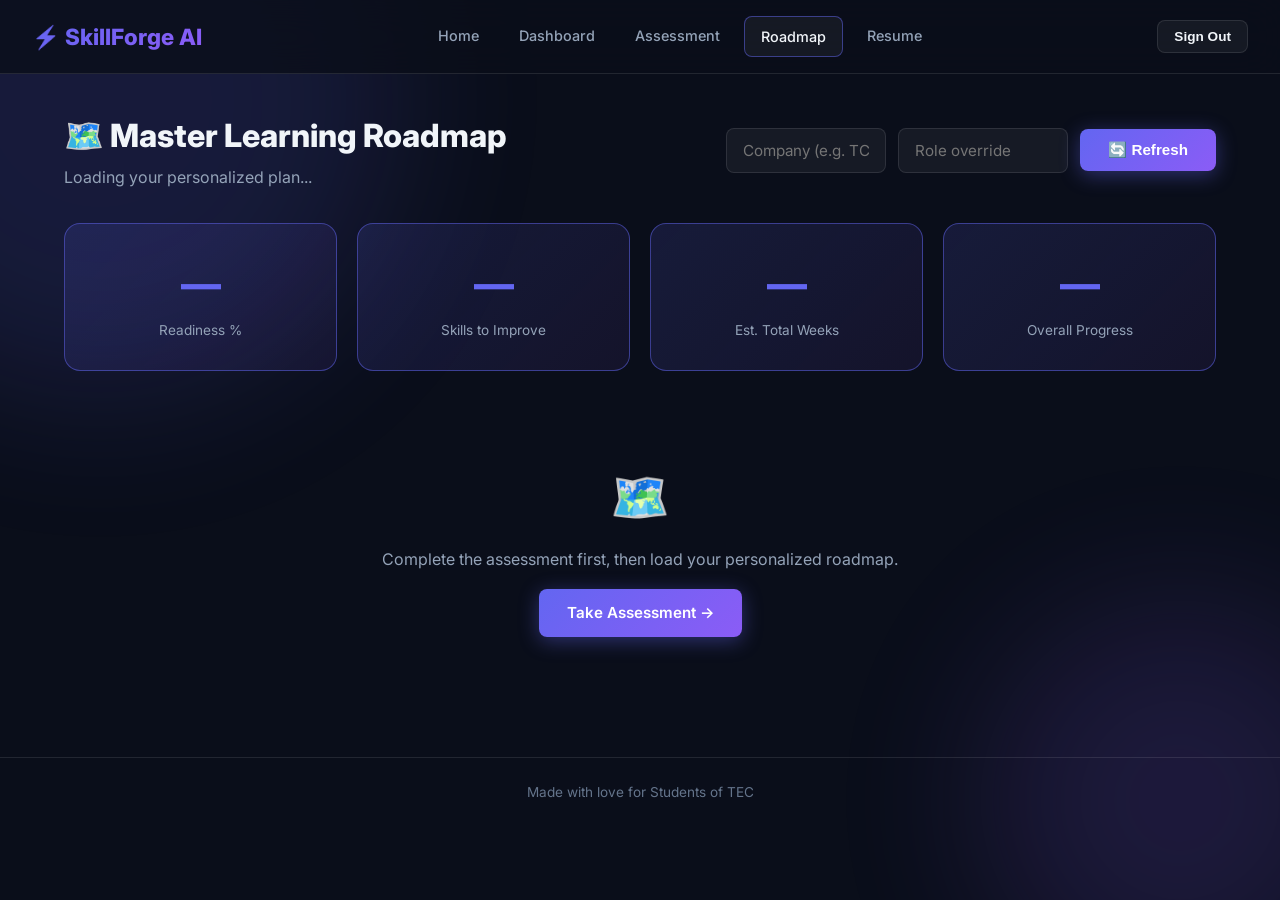
<file: frontend/roadmap.html>
<!DOCTYPE html>
<html lang="en">

<head>
  <meta charset="UTF-8" />
  <meta name="viewport" content="width=device-width, initial-scale=1.0" />
  <title>Roadmap — SkillForge AI</title>
  <meta name="description"
    content="Master-level personalized learning roadmap with concepts, tasks, mini-projects, and milestones." />
  <link rel="stylesheet" href="assets/style.css" />
  <style>
    .roadmap-item {
      border: 1px solid var(--border);
      border-radius: 16px;
      margin-bottom: 16px;
      overflow: hidden;
      transition: border-color .2s;
    }

    .roadmap-header {
      display: flex;
      align-items: center;
      justify-content: space-between;
      padding: 20px 24px;
      cursor: pointer;
      background: rgba(255, 255, 255, .03);
      transition: background .2s;
    }

    .roadmap-header:hover {
      background: rgba(255, 255, 255, .06);
    }

    .roadmap-body {
      display: none;
      padding: 8px 24px 20px;
    }

    .roadmap-body.open {
      display: block;
    }

    .stage-card {
      background: rgba(255, 255, 255, .03);
      border: 1.5px solid var(--border);
      border-radius: 12px;
      padding: 20px;
      margin-bottom: 14px;
      transition: border-color .3s;
    }

    .stage-card.done {
      border-color: var(--accent-green) !important;
      opacity: .9;
    }

    .concept-list {
      display: flex;
      flex-wrap: wrap;
      gap: 6px;
      margin-top: 10px;
    }

    .concept-tag {
      background: rgba(99, 102, 241, .12);
      border: 1px solid rgba(99, 102, 241, .25);
      color: #a5b4fc;
      border-radius: 20px;
      padding: 3px 12px;
      font-size: .78rem;
    }

    .task-item {
      display: flex;
      align-items: flex-start;
      gap: 8px;
      font-size: .85rem;
      color: var(--text-secondary);
      margin-bottom: 6px;
    }

    .task-item::before {
      content: '▸';
      color: var(--accent-primary);
      flex-shrink: 0;
      margin-top: 1px;
    }

    .milestone-badge {
      display: inline-flex;
      align-items: center;
      gap: 6px;
      background: rgba(16, 185, 129, .12);
      border: 1px solid rgba(16, 185, 129, .3);
      color: #10b981;
      border-radius: 20px;
      padding: 6px 14px;
      font-size: .82rem;
      margin-top: 12px;
    }

    .mini-project-box {
      background: rgba(245, 158, 11, .08);
      border: 1px solid rgba(245, 158, 11, .25);
      border-radius: 10px;
      padding: 12px 16px;
      margin-top: 12px;
    }

    .mini-project-label {
      font-size: .72rem;
      font-weight: 700;
      letter-spacing: .08em;
      color: #f59e0b;
      text-transform: uppercase;
      margin-bottom: 4px;
    }

    .resource-link {
      display: inline-flex;
      align-items: center;
      gap: 6px;
      padding: 5px 12px;
      background: rgba(255, 255, 255, .04);
      border: 1px solid var(--border);
      border-radius: 8px;
      color: var(--text-secondary);
      text-decoration: none;
      font-size: .82rem;
      margin: 4px 4px 4px 0;
      transition: all .2s;
    }

    .resource-link:hover {
      border-color: var(--accent-primary);
      color: var(--accent-primary);
      background: rgba(99, 102, 241, .08);
    }

    .progress-ring-wrap {
      position: relative;
      width: 54px;
      height: 54px;
      flex-shrink: 0;
    }

    .progress-ring-text {
      position: absolute;
      inset: 0;
      display: flex;
      align-items: center;
      justify-content: center;
      font-size: .7rem;
      font-weight: 700;
      color: var(--text-primary);
    }

    .stage-level-badge {
      padding: 3px 12px;
      border-radius: 20px;
      font-size: .72rem;
      font-weight: 700;
      text-transform: capitalize;
    }

    .level-beginner {
      background: rgba(99, 102, 241, .12);
      color: #a5b4fc;
    }

    .level-intermediate {
      background: rgba(245, 158, 11, .12);
      color: #f59e0b;
    }

    .level-advanced {
      background: rgba(239, 68, 68, .12);
      color: #ef4444;
    }

    .level-industry_ready {
      background: rgba(16, 185, 129, .12);
      color: #10b981;
    }
  </style>
</head>

<body>
  <div class="bg-orbs">
    <div class="orb orb-1"></div>
    <div class="orb orb-2"></div>
  </div>

  <nav class="navbar">
    <div class="logo">⚡ SkillForge AI</div>
    <div class="nav-links">
      <a class="nav-link" href="/">Home</a>
      <a class="nav-link" href="/dashboard">Dashboard</a>
      <a class="nav-link" href="/assessment">Assessment</a>
      <a class="nav-link active" href="/roadmap">Roadmap</a>
      <a class="nav-link" href="/resume">Resume</a>
    </div>
    <button class="btn btn-secondary" onclick="logout()" style="padding:8px 16px;font-size:0.85rem">Sign Out</button>
  </nav>

  <div class="container" style="padding-top:36px;padding-bottom:60px">

    <div
      style="display:flex;align-items:center;justify-content:space-between;flex-wrap:wrap;gap:16px;margin-bottom:32px">
      <div>
        <h1 style="font-size:2rem;font-weight:800;margin-bottom:4px">🗺️ Master Learning Roadmap</h1>
        <p style="color:var(--text-secondary)" id="roadmap-meta">Loading your personalized plan...</p>
      </div>
      <div style="display:flex;gap:12px;flex-wrap:wrap;align-items:center">
        <input class="form-input" id="company-input" placeholder="Company (e.g. TCS)" style="width:160px" />
        <input class="form-input" id="role-input" placeholder="Role override" style="width:170px" />
        <button class="btn btn-primary" onclick="loadRoadmap()">🔄 Refresh</button>
      </div>
    </div>

    <div id="alert-area" style="margin-bottom:16px"></div>

    <!-- Summary Stats -->
    <div class="grid-4" style="margin-bottom:28px">
      <div class="stat-card">
        <div class="stat-number" id="stat-readiness2">—</div>
        <div class="stat-label">Readiness %</div>
      </div>
      <div class="stat-card">
        <div class="stat-number" id="stat-total-gaps">—</div>
        <div class="stat-label">Skills to Improve</div>
      </div>
      <div class="stat-card">
        <div class="stat-number" id="stat-total-weeks">—</div>
        <div class="stat-label">Est. Total Weeks</div>
      </div>
      <div class="stat-card">
        <div class="stat-number" id="stat-overall-pct">—</div>
        <div class="stat-label">Overall Progress</div>
      </div>
    </div>

    <div id="admin-suggestion-card" class="card" style="margin-bottom:18px;display:none;">
      <div class="card-title">Preferred Suggestion by Admin</div>
      <div id="admin-suggestion-content" style="font-size:.9rem;color:var(--text-secondary)"></div>
    </div>

    <!-- Roadmap Accordion -->
    <div id="roadmap-list">
      <div style="text-align:center;color:var(--text-secondary);padding:60px 0">
        <div style="font-size:3rem;margin-bottom:12px">🗺️</div>
        <p>Complete the assessment first, then load your personalized roadmap.</p>
        <a href="/assessment" class="btn btn-primary" style="margin-top:16px;display:inline-flex">Take Assessment →</a>
      </div>
    </div>

  </div>

  <footer>
    <p>Made with love for Students of TEC</p>
  </footer>
  <script src="assets/app.js"></script>
  <script>
    const TYPE_ICON = { video: '▶️', course: '📚', book: '📖', docs: '📄', interactive: '🎮', article: '✍️' };
    const LEVEL_LABEL = { beginner: 'Beginner', intermediate: 'Intermediate', advanced: 'Advanced', industry_ready: 'Industry Ready' };

    async function loadRoadmap() {
      const company = document.getElementById('company-input').value.trim();
      const role = document.getElementById('role-input').value.trim();
      let url = '/api/roadmap';
      const params = [];
      if (company) params.push(`company=${encodeURIComponent(company)}`);
      if (role) params.push(`role=${encodeURIComponent(role)}`);
      if (params.length) url += '?' + params.join('&');

      showAlert('info', '⏳ Generating your master roadmap...');
      try {
        const data = await apiFetch(url);
        clearAlert();

        document.getElementById('roadmap-meta').textContent =
          `${data.target_role}${data.company ? ' @ ' + data.company : ''} • ${data.readiness_percent}% ready • ${data.estimated_total_weeks} weeks to industry-ready`;
        document.getElementById('stat-readiness2').textContent = data.readiness_percent + '%';
        document.getElementById('stat-total-gaps').textContent = data.total_gap_count;
        document.getElementById('stat-total-weeks').textContent = data.estimated_total_weeks;
        renderAdminSuggestions(data.admin_preferred_suggestions);

        let progressData = {};
        let overallPct = '—';
        try {
          const prog = await apiFetch('/api/progress');
          progressData = prog.progress || {};
          overallPct = (prog.metrics?.overall_completion_pct || 0) + '%';
        } catch { }
        document.getElementById('stat-overall-pct').textContent = overallPct;

        renderRoadmap(data.roadmap || [], progressData);
      } catch (e) {
        renderAdminSuggestions(null);
        showAlert('error', '❌ ' + (e.message || 'Load failed. Complete assessment first.'));
      }
    }

    function renderAdminSuggestions(suggestions) {
      const card = document.getElementById('admin-suggestion-card');
      const content = document.getElementById('admin-suggestion-content');
      if (!card || !content) return;

      if (!suggestions) {
        card.style.display = 'none';
        return;
      }

      const focusSkills = suggestions.preferred_focus_skills || [];
      const customResources = suggestions.preferred_custom_resources || [];
      const studentResources = suggestions.personalized_resources_for_student || [];

      const focusHtml = focusSkills.length
        ? `<div style="margin-bottom:10px"><strong style="color:var(--text-primary)">Role/Company Focus Skills:</strong><div class="skills-row" style="margin-top:6px;">${focusSkills.map((x) => `<span class="skill-tag">${x.skill} (${x.weight}, ${x.required_score})</span>`).join('')}</div></div>`
        : '';

      const roleResourceHtml = customResources.length
        ? `<div style="margin-bottom:10px"><strong style="color:var(--text-primary)">Role Preferred Resources:</strong><div style="margin-top:6px;">${customResources.map((r) => `<a class="resource-link" href="${r.url || '#'}" target="_blank" rel="noopener">🔗 ${r.title || r.name || 'Resource'}</a>`).join('')}</div></div>`
        : '';

      const studentResourceHtml = studentResources.length
        ? `<div style="margin-bottom:4px"><strong style="color:var(--text-primary)">Personalized for You by Admin:</strong><div style="margin-top:6px;">${studentResources.map((r) => `<a class="resource-link" href="${r.url || '#'}" target="_blank" rel="noopener">⭐ ${r.title || r.name || 'Resource'}</a>`).join('')}</div></div>`
        : '';

      if (!focusHtml && !roleResourceHtml && !studentResourceHtml) {
        card.style.display = 'none';
        return;
      }

      content.innerHTML = `${focusHtml}${roleResourceHtml}${studentResourceHtml}`;
      card.style.display = 'block';
    }

    function renderRoadmap(roadmap, progressData) {
      const el = document.getElementById('roadmap-list');
      if (!roadmap.length) {
        el.innerHTML = '<div class="alert alert-success">✅ No gaps! You meet the requirements.</div>';
        return;
      }

      el.innerHTML = roadmap.map((item, i) => {
        const skillProg = progressData[item.skill] || {};
        const completedStages = Object.values(skillProg).filter(Boolean).length;
        const totalStages = item.stages.length;
        const pct = totalStages ? Math.round((completedStages / totalStages) * 100) : 0;
        const r = 22, circ = 2 * Math.PI * r;
        const dashOffset = circ - (pct / 100) * circ;

        const stagesHtml = item.stages.map(stage => {
          const isDone = skillProg[stage.stage] === true;
          const levelClass = 'level-' + stage.stage;

          const conceptsHtml = (stage.concepts || []).length
            ? `<div style="margin-top:12px">
            <div style="font-size:.75rem;color:var(--text-muted);font-weight:600;margin-bottom:6px;text-transform:uppercase;letter-spacing:.06em">📖 Concepts to Learn</div>
            <div class="concept-list">${stage.concepts.map(c => `<span class="concept-tag">${c}</span>`).join('')}</div>
           </div>` : '';

          const tasksHtml = (stage.tasks || []).length
            ? `<div style="margin-top:12px">
            <div style="font-size:.75rem;color:var(--text-muted);font-weight:600;margin-bottom:6px;text-transform:uppercase;letter-spacing:.06em">✅ Hands-on Tasks</div>
            ${stage.tasks.map(t => `<div class="task-item">${t}</div>`).join('')}
           </div>` : '';

          const miniProjHtml = stage.mini_project
            ? `<div class="mini-project-box">
            <div class="mini-project-label">🏗️ Mini Project</div>
            <div style="font-size:.85rem;color:var(--text-primary)">${stage.mini_project}</div>
           </div>` : '';

          const milestoneHtml = stage.milestone
            ? `<div class="milestone-badge">🏆 Milestone: ${stage.milestone}</div>` : '';

          const resourcesHtml = (stage.resources || []).map(r =>
            `<a href="${r.url}" target="_blank" rel="noopener" class="resource-link">
           ${TYPE_ICON[r.type] || '🔗'} ${r.name}
         </a>`
          ).join('');

          return `
        <div class="stage-card${isDone ? ' done' : ''}">
          <div style="display:flex;align-items:center;justify-content:space-between;margin-bottom:12px;flex-wrap:wrap;gap:8px">
            <div style="display:flex;align-items:center;gap:10px">
              <span class="stage-level-badge ${levelClass}">${LEVEL_LABEL[stage.stage] || stage.stage}</span>
              <strong style="font-size:.95rem">${stage.title}</strong>
            </div>
            <div style="display:flex;align-items:center;gap:10px">
              <span style="font-size:.8rem;color:var(--text-muted)">⏱ ~${stage.time_weeks} week${stage.time_weeks !== 1 ? 's' : ''}</span>
              <button class="btn btn-${isDone ? 'secondary' : 'success'}" style="padding:5px 14px;font-size:.78rem"
                onclick="toggleStage('${item.skill}','${stage.stage}',${isDone},this)" ${isDone ? 'disabled' : ''}>
                ${isDone ? '✅ Done' : '☐ Mark Done'}
              </button>
            </div>
          </div>
          ${conceptsHtml}
          ${tasksHtml}
          ${miniProjHtml}
          ${milestoneHtml}
          ${resourcesHtml ? `<div style="margin-top:14px">
            <div style="font-size:.75rem;color:var(--text-muted);font-weight:600;margin-bottom:8px;text-transform:uppercase;letter-spacing:.06em">🔗 Resources</div>
            <div>${resourcesHtml}</div>
          </div>` : ''}
        </div>`;
        }).join('');

        const priorityColors = { High: '#ef4444', Medium: '#f59e0b', Low: '#10b981' };
        const pCol = priorityColors[item.priority] || '#6366f1';

        return `
      <div class="roadmap-item" id="rm-item-${i}">
        <div class="roadmap-header" onclick="toggleAccordion(${i})">
          <div style="display:flex;align-items:center;gap:14px">
            <div class="progress-ring-wrap">
              <svg width="54" height="54" viewBox="0 0 54 54" style="transform:rotate(-90deg)">
                <circle cx="27" cy="27" r="${r}" fill="none" stroke="rgba(255,255,255,.08)" stroke-width="5"/>
                <circle cx="27" cy="27" r="${r}" fill="none" stroke="${pCol}" stroke-width="5"
                  stroke-dasharray="${circ}" stroke-dashoffset="${dashOffset}"
                  stroke-linecap="round" style="transition:stroke-dashoffset .5s"/>
              </svg>
              <div class="progress-ring-text">${pct}%</div>
            </div>
            <div>
              <div style="display:flex;align-items:center;gap:8px">
                <span style="font-weight:800;font-size:1rem">${item.skill}</span>
                <span style="background:${pCol}20;color:${pCol};padding:2px 10px;border-radius:20px;font-size:.72rem;font-weight:700">${item.priority}</span>
              </div>
              <div style="color:var(--text-muted);font-size:.82rem;margin-top:2px">
                ${totalStages} stages • ~${item.total_weeks} weeks • Starting from <strong>${LEVEL_LABEL[item.start_from_stage] || item.start_from_stage}</strong>
              </div>
            </div>
          </div>
          <span id="arrow-${i}" style="color:var(--text-muted);font-size:1.1rem;transition:transform .3s">▼</span>
        </div>
        <div class="roadmap-body ${i === 0 ? 'open' : ''}" id="body-${i}">
          ${stagesHtml}
        </div>
      </div>`;
      }).join('');
    }

    function toggleAccordion(i) {
      const body = document.getElementById(`body-${i}`);
      const arrow = document.getElementById(`arrow-${i}`);
      body.classList.toggle('open');
      arrow.style.transform = body.classList.contains('open') ? 'rotate(180deg)' : '';
    }

    async function toggleStage(skill, stage, isDone, btn) {
      if (isDone) return;
      btn.disabled = true;
      try {
        await apiFetch('/api/progress/complete', 'POST', { skill, stage });
        btn.textContent = '✅ Done';
        btn.className = 'btn btn-secondary';
        btn.disabled = true;
        const card = btn.closest('.stage-card');
        if (card) card.classList.add('done');
        // Refresh progress metrics
        const prog = await apiFetch('/api/progress');
        document.getElementById('stat-overall-pct').textContent =
          (prog.metrics?.overall_completion_pct || 0) + '%';
        // Refresh the circular progress for this skill
        await loadRoadmap();
      } catch (e) {
        showAlert('error', '❌ Could not save progress');
        btn.disabled = false;
      }
    }

    (async () => {
      const user = await getProfile();
      if (!user) return;
      await loadRoadmap();
    })();
  </script>
</body>

</html>
</file>
<file: frontend/assets/style.css>
/* ========================================================
   AI Skill Gap Analyzer – Global Stylesheet
   Dark Glassmorphism Theme
   ======================================================== */

@import url('https://fonts.googleapis.com/css2?family=Inter:wght@300;400;500;600;700;800&display=swap');

/* ── CSS Custom Properties ───────────────────────────── */
:root {
  --bg-dark: #0a0e1a;
  --bg-card: rgba(255, 255, 255, 0.05);
  --bg-card-hover: rgba(255, 255, 255, 0.09);
  --border: rgba(255, 255, 255, 0.1);
  --border-strong: rgba(99, 102, 241, 0.5);

  --accent-primary: #6366f1;
  --accent-secondary: #8b5cf6;
  --accent-green: #10b981;
  --accent-amber: #f59e0b;
  --accent-red: #ef4444;
  --accent-cyan: #06b6d4;

  --text-primary: #f1f5f9;
  --text-secondary: #94a3b8;
  --text-muted: #64748b;

  --gradient-primary: linear-gradient(135deg, #6366f1 0%, #8b5cf6 100%);
  --gradient-card: linear-gradient(135deg, rgba(99,102,241,0.15) 0%, rgba(139,92,246,0.08) 100%);

  --radius: 16px;
  --radius-sm: 8px;
  --shadow: 0 8px 32px rgba(0,0,0,0.4);
  --shadow-glow: 0 0 30px rgba(99,102,241,0.25);

  --transition: all 0.3s cubic-bezier(0.4, 0, 0.2, 1);
  --font: 'Inter', sans-serif;
}

/* ── Reset & Base ─────────────────────────────────────── */
*, *::before, *::after { box-sizing: border-box; margin: 0; padding: 0; }

body {
  font-family: var(--font);
  background: var(--bg-dark);
  color: var(--text-primary);
  min-height: 100vh;
  line-height: 1.6;
  overflow-x: hidden;
}

a { color: var(--accent-primary); text-decoration: none; transition: var(--transition); }
a:hover { color: var(--accent-secondary); }

/* ── Background Orbs ─────────────────────────────────── */
.bg-orbs {
  position: fixed; inset: 0; pointer-events: none; z-index: 0; overflow: hidden;
}
.orb {
  position: absolute; border-radius: 50%; filter: blur(80px); opacity: 0.15;
  animation: float 8s ease-in-out infinite;
}
.orb-1 { width: 600px; height: 600px; background: var(--accent-primary); top: -200px; left: -200px; }
.orb-2 { width: 400px; height: 400px; background: var(--accent-secondary); bottom: -100px; right: -100px; animation-delay: -4s; }
.orb-3 { width: 300px; height: 300px; background: var(--accent-cyan); top: 40%; left: 60%; animation-delay: -2s; }

@keyframes float {
  0%, 100% { transform: translateY(0px) scale(1); }
  50%       { transform: translateY(-30px) scale(1.05); }
}

/* ── Layout ──────────────────────────────────────────── */
.container { max-width: 1200px; margin: 0 auto; padding: 0 24px; position: relative; z-index: 1; }

/* ── Navbar ──────────────────────────────────────────── */
.navbar {
  display: flex; align-items: center; justify-content: space-between;
  padding: 16px 32px;
  background: rgba(10,14,26,0.8);
  backdrop-filter: blur(20px);
  border-bottom: 1px solid var(--border);
  position: sticky; top: 0; z-index: 100;
}
.navbar .logo {
  font-size: 1.4rem; font-weight: 800;
  background: var(--gradient-primary);
  -webkit-background-clip: text; -webkit-text-fill-color: transparent;
  background-clip: text;
}
.nav-links { display: flex; gap: 8px; }
.nav-link {
  padding: 8px 16px; border-radius: var(--radius-sm);
  color: var(--text-secondary); font-weight: 500; font-size: 0.9rem;
  transition: var(--transition);
}
.nav-link:hover, .nav-link.active {
  background: var(--bg-card); color: var(--text-primary);
}
.nav-link.active { border: 1px solid var(--border-strong); }

/* ── Hero ────────────────────────────────────────────── */
.hero {
  min-height: calc(100vh - 72px);
  display: flex; align-items: center; justify-content: center;
  text-align: center; padding: 60px 24px;
}
.hero-badge {
  display: inline-flex; align-items: center; gap: 8px;
  background: rgba(99,102,241,0.15);
  border: 1px solid var(--border-strong);
  padding: 6px 16px; border-radius: 999px;
  font-size: 0.8rem; color: var(--accent-primary); font-weight: 600;
  margin-bottom: 24px; animation: fadeIn 0.6s ease;
}
.hero h1 {
  font-size: clamp(2.5rem, 6vw, 4.5rem);
  font-weight: 800; line-height: 1.1;
  margin-bottom: 20px; animation: slideUp 0.7s ease;
}
.hero h1 span {
  background: var(--gradient-primary);
  -webkit-background-clip: text; -webkit-text-fill-color: transparent;
  background-clip: text;
}
.hero p {
  font-size: 1.2rem; color: var(--text-secondary);
  max-width: 600px; margin: 0 auto 40px;
  animation: slideUp 0.8s ease;
}
.hero-cta { display: flex; gap: 16px; justify-content: center; flex-wrap: wrap; animation: slideUp 0.9s ease; }

/* ── Buttons ─────────────────────────────────────────── */
.btn {
  display: inline-flex; align-items: center; gap: 8px;
  padding: 12px 28px; border-radius: var(--radius-sm);
  font-weight: 600; font-size: 0.95rem; cursor: pointer;
  border: none; transition: var(--transition);
}
.btn-primary {
  background: var(--gradient-primary); color: white;
  box-shadow: 0 4px 20px rgba(99,102,241,0.4);
}
.btn-primary:hover { transform: translateY(-2px); box-shadow: 0 8px 30px rgba(99,102,241,0.5); color: white; }
.btn-secondary {
  background: var(--bg-card); color: var(--text-primary);
  border: 1px solid var(--border);
}
.btn-secondary:hover { background: var(--bg-card-hover); transform: translateY(-2px); color: var(--text-primary); }
.btn-success { background: linear-gradient(135deg, #10b981, #059669); color: white; }
.btn-danger  { background: linear-gradient(135deg, #ef4444, #dc2626); color: white; }
.btn:disabled { opacity: 0.5; cursor: not-allowed; }

/* ── Cards ───────────────────────────────────────────── */
.card {
  background: var(--bg-card);
  backdrop-filter: blur(16px);
  border: 1px solid var(--border);
  border-radius: var(--radius);
  padding: 24px;
  transition: var(--transition);
}
.card:hover { border-color: var(--border-strong); box-shadow: var(--shadow-glow); transform: translateY(-2px); }
.card-title { font-size: 1.1rem; font-weight: 700; margin-bottom: 16px; }

/* ── Grid Layouts ────────────────────────────────────── */
.grid-2 { display: grid; grid-template-columns: repeat(auto-fit, minmax(300px, 1fr)); gap: 20px; }
.grid-3 { display: grid; grid-template-columns: repeat(auto-fit, minmax(250px, 1fr)); gap: 20px; }
.grid-4 { display: grid; grid-template-columns: repeat(auto-fit, minmax(200px, 1fr)); gap: 20px; }

/* ── Section Headers ─────────────────────────────────── */
.section { padding: 48px 0; }
.section-header { text-align: center; margin-bottom: 40px; }
.section-header h2 { font-size: 2rem; font-weight: 800; margin-bottom: 8px; }
.section-header p  { color: var(--text-secondary); }

/* ── Stats / Metric Cards ─────────────────────────────── */
.stat-card {
  text-align: center; padding: 28px 20px;
  background: var(--gradient-card);
  border: 1px solid var(--border-strong);
  border-radius: var(--radius);
}
.stat-number { font-size: 2.5rem; font-weight: 800; color: var(--accent-primary); }
.stat-label  { font-size: 0.85rem; color: var(--text-secondary); margin-top: 4px; }

/* ── Progress Bars ───────────────────────────────────── */
.progress-bar-wrap {
  background: rgba(255,255,255,0.07); border-radius: 999px;
  height: 10px; overflow: hidden; margin: 8px 0;
}
.progress-bar {
  height: 100%; border-radius: 999px; transition: width 1s ease;
  background: var(--gradient-primary);
}
.progress-bar.green  { background: linear-gradient(to right, #10b981, #059669); }
.progress-bar.amber  { background: linear-gradient(to right, #f59e0b, #d97706); }
.progress-bar.red    { background: linear-gradient(to right, #ef4444, #dc2626); }

/* ── Skills Tags ─────────────────────────────────────── */
.skill-tag {
  display: inline-flex; align-items: center; gap: 4px;
  padding: 4px 12px; border-radius: 999px;
  background: rgba(99,102,241,0.15);
  border: 1px solid rgba(99,102,241,0.3);
  font-size: 0.8rem; font-weight: 500; color: var(--accent-primary);
  transition: var(--transition);
}
.skill-tag:hover { background: rgba(99,102,241,0.25); }
.skill-tag.green {
  background: rgba(16,185,129,0.15); border-color: rgba(16,185,129,0.3);
  color: var(--accent-green);
}
.skill-tag.amber {
  background: rgba(245,158,11,0.15); border-color: rgba(245,158,11,0.3);
  color: var(--accent-amber);
}
.skill-tag.red {
  background: rgba(239,68,68,0.15); border-color: rgba(239,68,68,0.3);
  color: var(--accent-red);
}
.skills-row { display: flex; flex-wrap: wrap; gap: 8px; margin: 12px 0; }

/* ── Forms / Inputs ──────────────────────────────────── */
.form-group { margin-bottom: 20px; }
.form-label { display: block; font-size: 0.9rem; font-weight: 600; margin-bottom: 8px; color: var(--text-secondary); }
.form-input, .form-select {
  width: 100%; padding: 12px 16px;
  background: rgba(255,255,255,0.05);
  border: 1px solid var(--border); border-radius: var(--radius-sm);
  color: var(--text-primary); font-family: var(--font); font-size: 0.95rem;
  transition: var(--transition); outline: none;
}
.form-input:focus, .form-select:focus {
  border-color: var(--accent-primary);
  box-shadow: 0 0 0 3px rgba(99,102,241,0.2);
}
.form-select option { background: #1e2235; }

/* ── Gap Priority Badges ─────────────────────────────── */
.badge {
  display: inline-block; padding: 3px 10px; border-radius: 999px;
  font-size: 0.75rem; font-weight: 700; text-transform: uppercase;
}
.badge-high   { background: rgba(239,68,68,0.2);   color: #ef4444; border: 1px solid rgba(239,68,68,0.4);   }
.badge-medium { background: rgba(245,158,11,0.2);  color: #f59e0b; border: 1px solid rgba(245,158,11,0.4);  }
.badge-low    { background: rgba(16,185,129,0.2);  color: #10b981; border: 1px solid rgba(16,185,129,0.4);  }

/* ── MCQ Option Buttons ───────────────────────────────── */
.mcq-option {
  width: 100%; text-align: left; padding: 14px 18px;
  background: rgba(255,255,255,0.04);
  border: 1px solid var(--border); border-radius: var(--radius-sm);
  color: var(--text-primary); cursor: pointer; font-family: var(--font);
  font-size: 0.95rem; transition: var(--transition); margin-bottom: 8px;
}
.mcq-option:hover    { background: rgba(99,102,241,0.1); border-color: var(--border-strong); }
.mcq-option.selected { background: rgba(99,102,241,0.2); border-color: var(--accent-primary); color: var(--accent-primary); font-weight: 600; }
.mcq-option.correct  { background: rgba(16,185,129,0.2); border-color: var(--accent-green); color: var(--accent-green); }
.mcq-option.wrong    { background: rgba(239,68,68,0.2);  border-color: var(--accent-red);   color: var(--accent-red);   }

/* ── Upload Zone ─────────────────────────────────────── */
.upload-zone {
  border: 2px dashed var(--border-strong);
  border-radius: var(--radius);
  padding: 60px 24px; text-align: center;
  cursor: pointer; transition: var(--transition);
  background: rgba(99,102,241,0.03);
}
.upload-zone:hover, .upload-zone.drag-over {
  background: rgba(99,102,241,0.08);
  border-color: var(--accent-primary);
}
.upload-icon { font-size: 3rem; margin-bottom: 16px; }
.upload-zone h3 { margin-bottom: 8px; }
.upload-zone p  { color: var(--text-secondary); font-size: 0.9rem; }

/* ── Roadmap Accordion ──────────────────────────────── */
.roadmap-item { margin-bottom: 16px; border-radius: var(--radius); overflow: hidden; }
.roadmap-header {
  display: flex; align-items: center; justify-content: space-between;
  padding: 18px 24px; background: var(--bg-card);
  border: 1px solid var(--border); cursor: pointer;
  transition: var(--transition);
}
.roadmap-header:hover { background: var(--bg-card-hover); border-color: var(--border-strong); }
.roadmap-body {
  background: rgba(255,255,255,0.02);
  border: 1px solid var(--border); border-top: none;
  padding: 20px 24px; display: none;
}
.roadmap-body.open { display: block; }
.stage-card {
  padding: 16px; border-radius: var(--radius-sm);
  border-left: 3px solid var(--accent-primary);
  background: rgba(99,102,241,0.05); margin-bottom: 12px;
}
.resource-link {
  display: flex; align-items: center; gap: 8px;
  padding: 8px 12px; border-radius: var(--radius-sm);
  background: rgba(255,255,255,0.04); margin-top: 6px;
  font-size: 0.85rem; border: 1px solid var(--border);
  transition: var(--transition);
}
.resource-link:hover { background: rgba(99,102,241,0.1); border-color: var(--border-strong); }

/* ── Radar Chart Wrapper ─────────────────────────────── */
.chart-wrapper {
  position: relative; max-width: 400px; margin: 0 auto;
}

/* ── Alerts / Notifications ──────────────────────────── */
.alert {
  padding: 14px 18px; border-radius: var(--radius-sm);
  font-size: 0.9rem; margin-bottom: 16px; display: flex; gap: 10px; align-items: flex-start;
}
.alert-success { background: rgba(16,185,129,0.15); border: 1px solid rgba(16,185,129,0.3); color: #10b981; }
.alert-error   { background: rgba(239,68,68,0.15);  border: 1px solid rgba(239,68,68,0.3);  color: #ef4444; }
.alert-info    { background: rgba(99,102,241,0.15); border: 1px solid rgba(99,102,241,0.3); color: var(--accent-primary); }

/* ── Loading Spinner ─────────────────────────────────── */
.spinner {
  width: 36px; height: 36px; border: 3px solid var(--border);
  border-top-color: var(--accent-primary);
  border-radius: 50%; animation: spin 0.8s linear infinite;
  margin: 24px auto;
}
@keyframes spin { to { transform: rotate(360deg); } }

/* ── Animations ──────────────────────────────────────── */
@keyframes fadeIn  { from { opacity: 0; } to { opacity: 1; } }
@keyframes slideUp { from { opacity: 0; transform: translateY(20px); } to { opacity: 1; transform: translateY(0); } }

.fade-in  { animation: fadeIn  0.5s ease forwards; }
.slide-up { animation: slideUp 0.6s ease forwards; }

/* ── Responsive ──────────────────────────────────────── */
@media (max-width: 768px) {
  .navbar { padding: 12px 16px; }
  .nav-links { gap: 4px; }
  .nav-link { padding: 6px 10px; font-size: 0.8rem; }
  .hero h1  { font-size: 2.2rem; }
  .container { padding: 0 16px; }
}

/* ── Auth Modal ──────────────────────────────────────── */
.modal-overlay {
  position: fixed; inset: 0; background: rgba(0,0,0,0.7);
  backdrop-filter: blur(8px); display: flex;
  align-items: center; justify-content: center; z-index: 200;
  opacity: 0; pointer-events: none; transition: var(--transition);
}
.modal-overlay.open { opacity: 1; pointer-events: all; }
.modal {
  background: #111827; border: 1px solid var(--border);
  border-radius: var(--radius); padding: 32px; width: 100%; max-width: 440px;
  box-shadow: var(--shadow);
  transform: translateY(20px); transition: var(--transition);
}
.modal-overlay.open .modal { transform: translateY(0); }
.modal-header { display: flex; align-items: center; justify-content: space-between; margin-bottom: 24px; }
.modal-header h2 { font-size: 1.4rem; font-weight: 700; }
.modal-close { background: none; border: none; color: var(--text-secondary); cursor: pointer; font-size: 1.4rem; }
.modal-tabs { display: flex; gap: 4px; margin-bottom: 24px; background: rgba(255,255,255,0.04); border-radius: var(--radius-sm); padding: 4px; }
.modal-tab {
  flex: 1; padding: 8px; text-align: center; border-radius: 6px;
  cursor: pointer; font-weight: 600; font-size: 0.9rem; transition: var(--transition);
  color: var(--text-secondary);
}
.modal-tab.active { background: var(--gradient-primary); color: white; }

/* ── Tooltip ─────────────────────────────────────────── */
[data-tooltip] { position: relative; cursor: help; }
[data-tooltip]::after {
  content: attr(data-tooltip);
  position: absolute; bottom: calc(100% + 8px); left: 50%; transform: translateX(-50%);
  background: #1e2235; border: 1px solid var(--border); padding: 6px 12px;
  border-radius: 6px; font-size: 0.8rem; white-space: nowrap; pointer-events: none;
  opacity: 0; transition: var(--transition); z-index: 50;
}
[data-tooltip]:hover::after { opacity: 1; }

/* ── Footer ──────────────────────────────────────────── */
footer {
  text-align: center; padding: 24px;
  border-top: 1px solid var(--border);
  color: var(--text-muted); font-size: 0.85rem;
  position: relative; z-index: 1;
}
</file>
